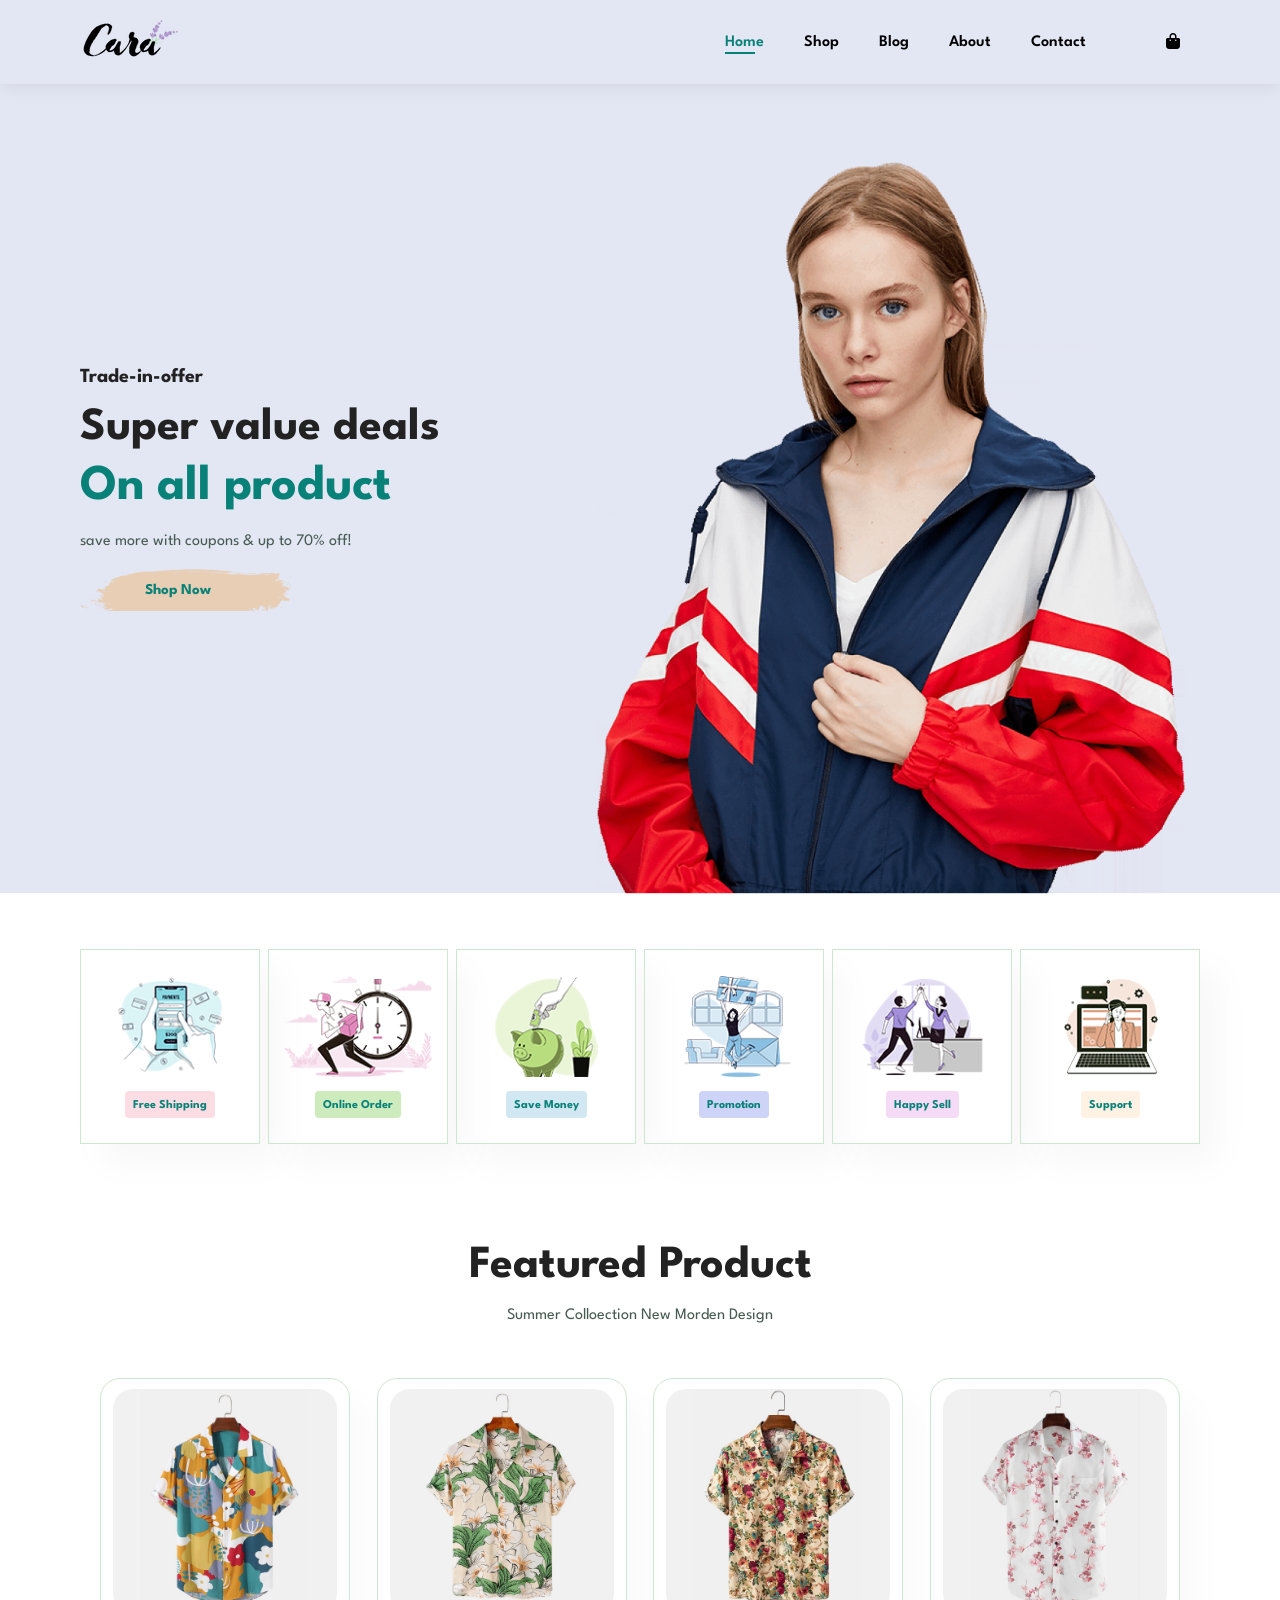
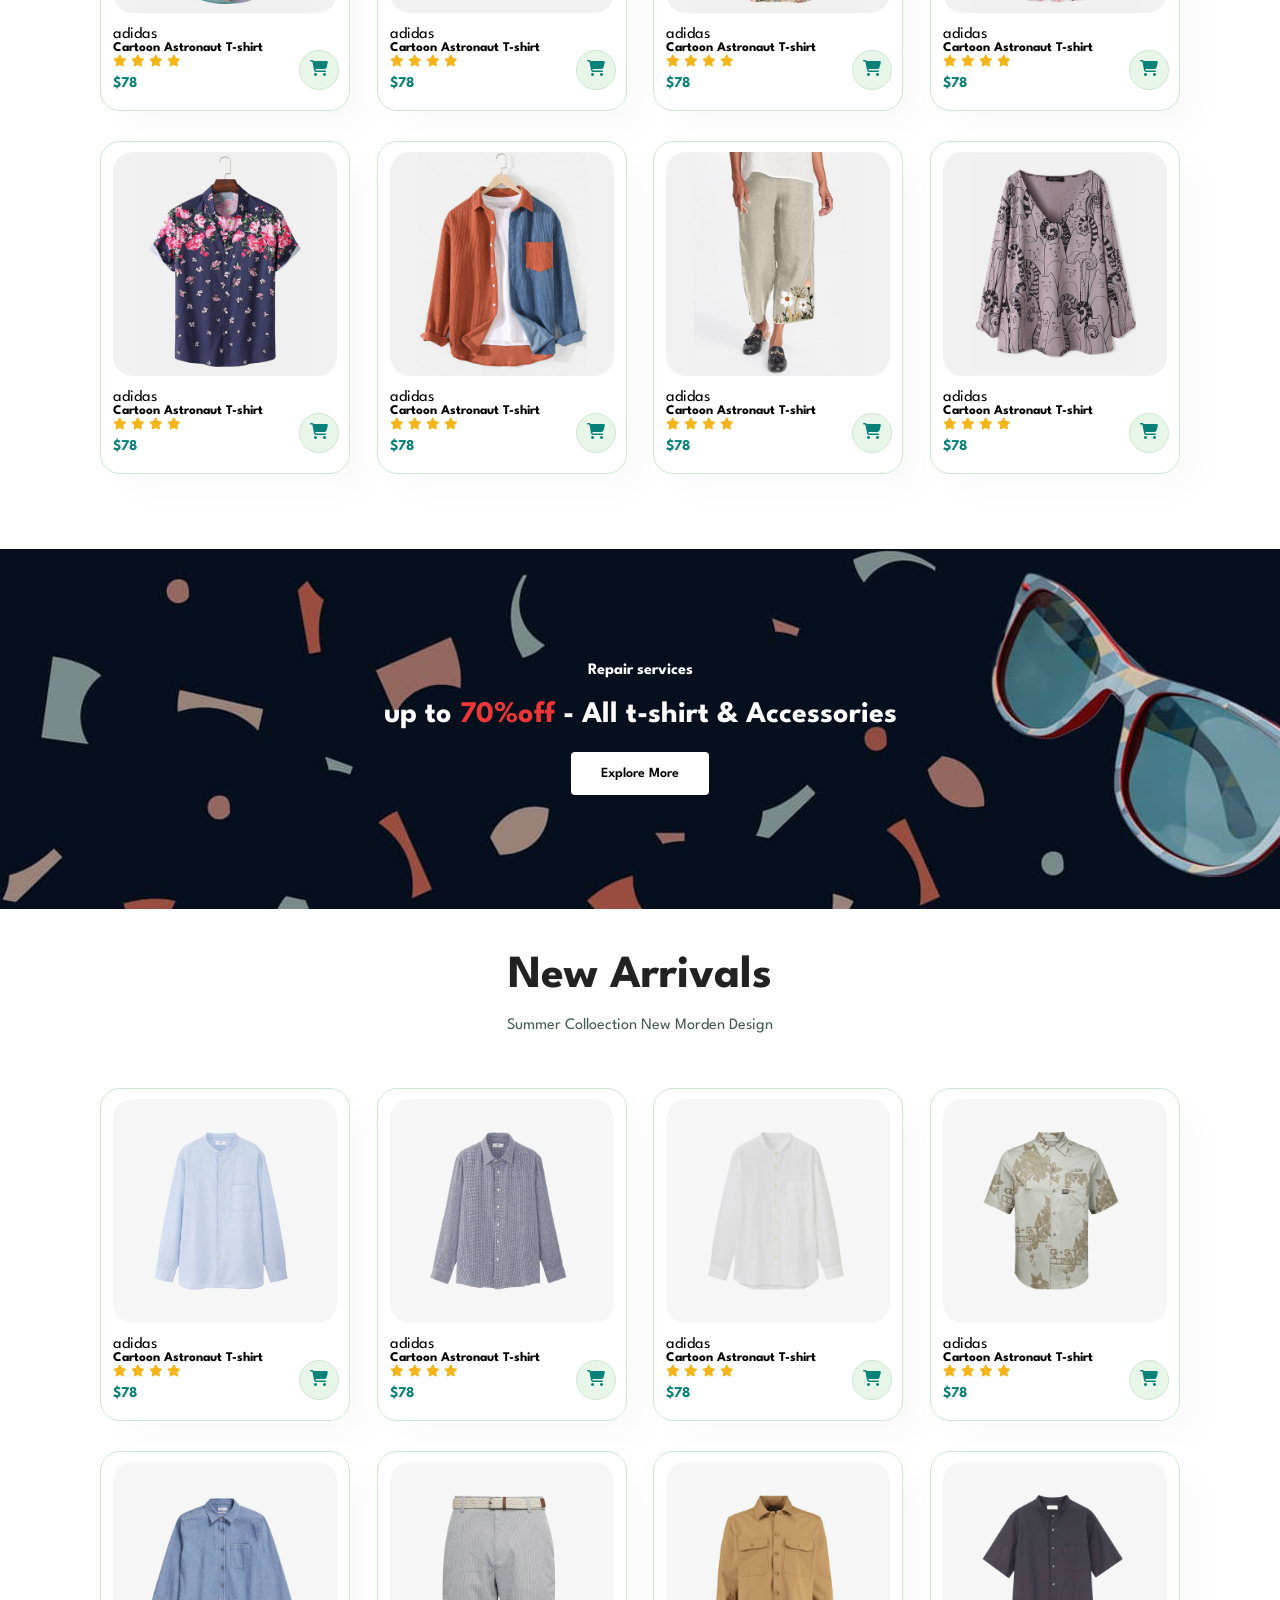
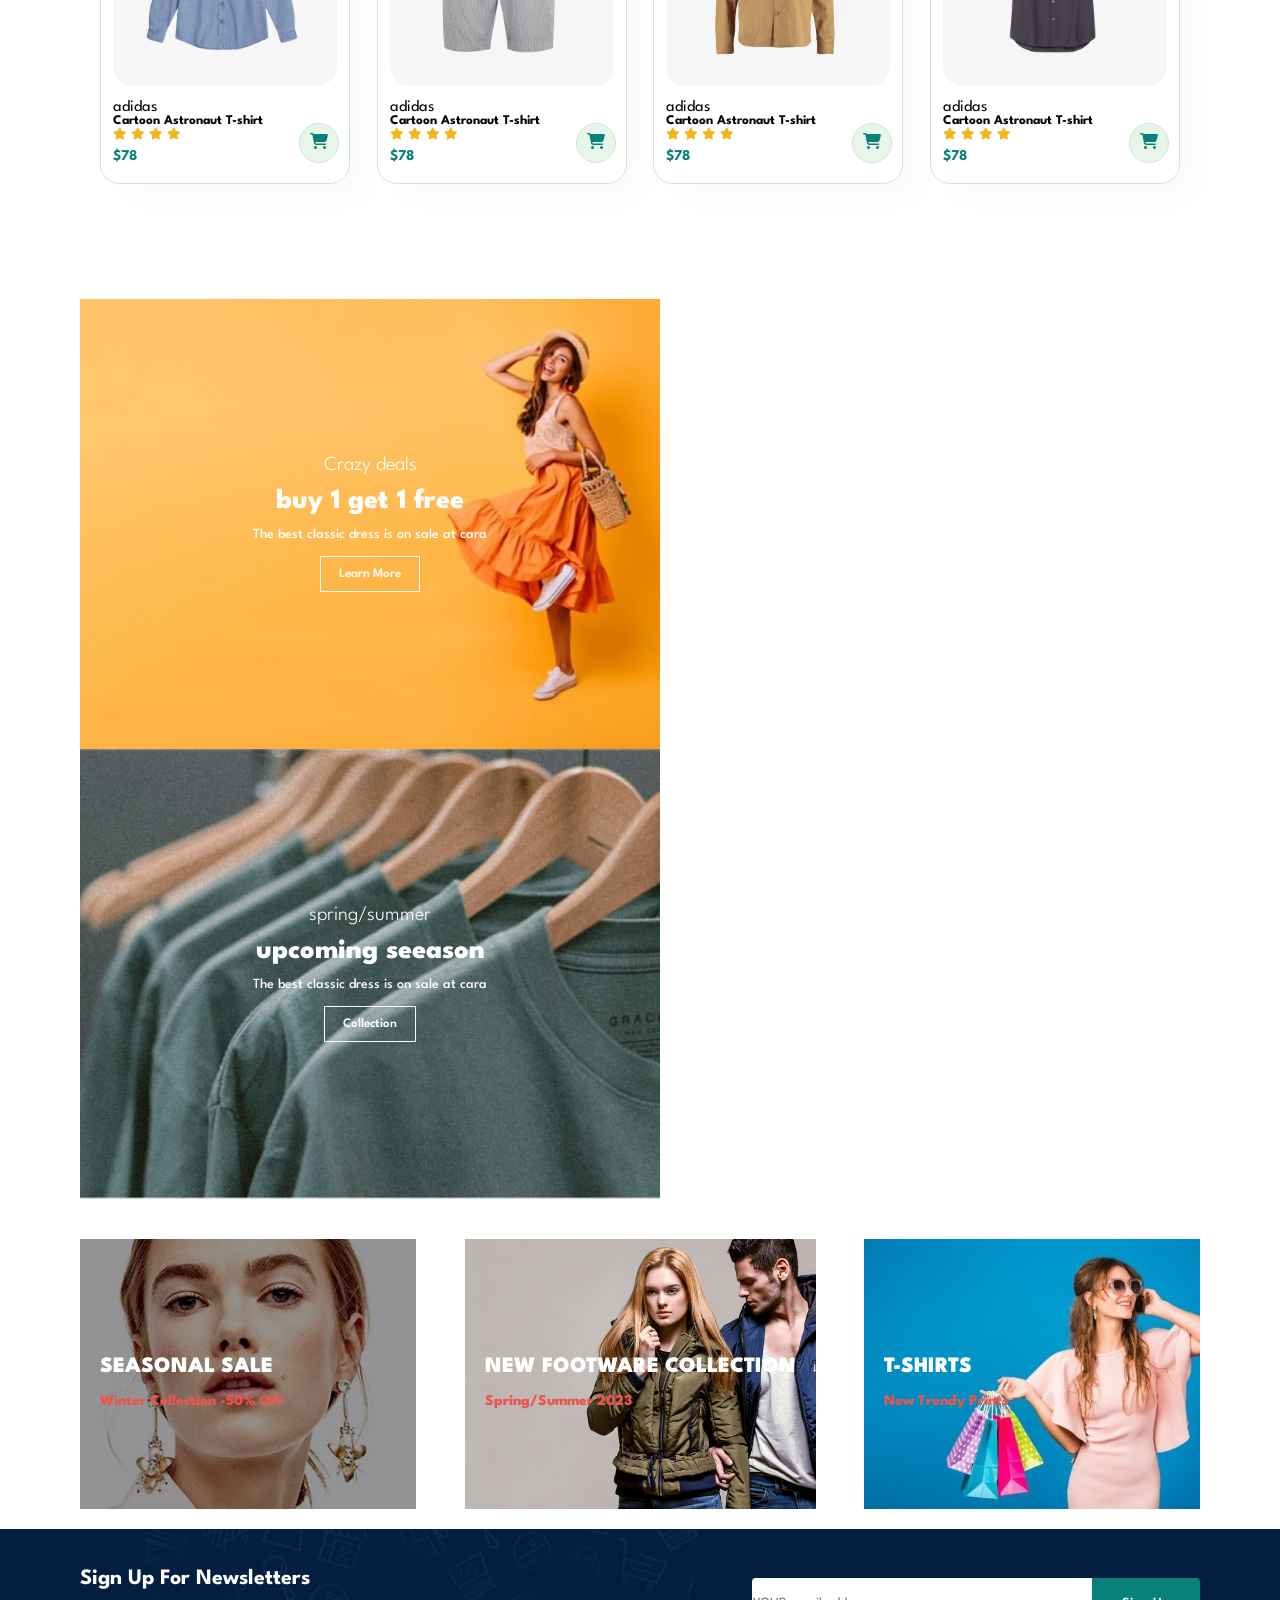
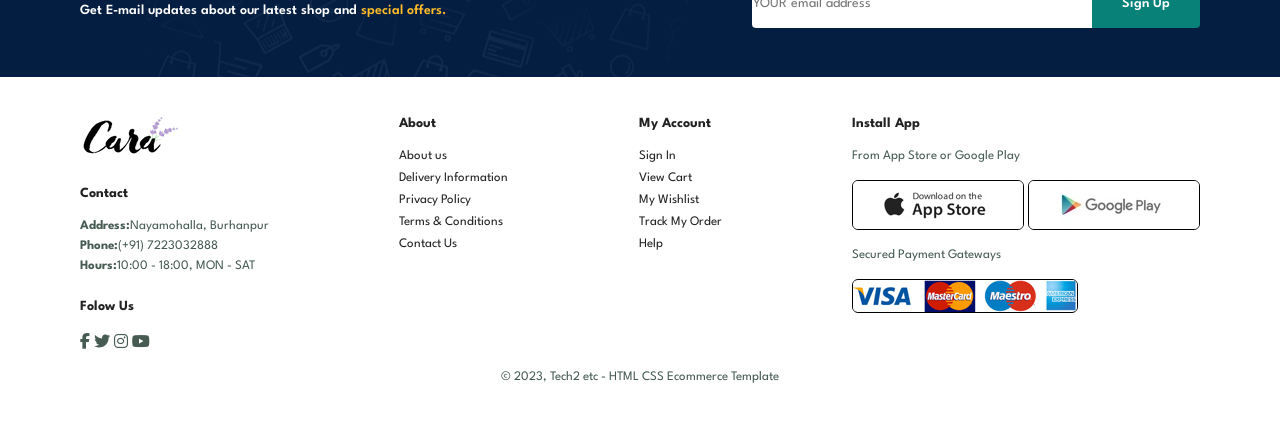
<file: new fiirst ecommerce website/index.html>
<!DOCTYPE html>
<html lang="en">

<head>
    <meta charset="UTF-8">
    <meta name="viewport" content="width=device-width, initial-scale=1.0">
    <title>MKaifK29-E-commerce-Website</title>
    <link rel="stylesheet" href="https://cdnjs.cloudflare.com/ajax/libs/font-awesome/6.5.2/css/all.min.css">
    <link rel="stylesheet" href="style.css">
</head>

<body>
    <section id="header">
        <a href="#"><img src="img/logo.png" class="logo" alt=""></a>
        <div>
            <ul id="navbar">
                <li><a class="active" href="index.html">Home</a></li>
                <li><a href="Shop.html">Shop</a></li>
                <li><a href="Blog.html">Blog</a></li>
                <li><a href="about.html">About</a></li>
                <li><a href="contact.html">Contact</a></li>
                <li><a href=""></a></li>
             <li>
    <a href="cart.html">
        <i class="fa-solid fa-bag-shopping"></i>
    </a>
</li>
            </ul>

        </div>
        <div id="mobile">
            
                <i class="fa-solid fa-bag-shopping"></i>
                <i id="bar" class="fas fa-outdent"></i>
             <a href=""></a>
        </div>
    </section>


<section id="hero">
    <h4>Trade-in-offer</h4>
    <h2>Super value deals</h2>
    <h1>On all product</h1>
    <p>save more with coupons & up to 70% off! </p>
    <button>Shop Now</button>
</section>



<section id="feature" class="section-p1">
    <div class="fe-box">
        <img src="img/features/f1.png" alt="">
        <h6>Free Shipping</h6>
    </div>
    <div class="fe-box">
        <img src="img/features/f2.png" alt="">
        <h6>Online Order</h6>
    </div>
    <div class="fe-box">
        <img src="img/features/f3.png" alt="">
        <h6>Save Money</h6>
    </div>
    <div class="fe-box">
        <img src="img/features/f4.png" alt="">
        <h6>Promotion</h6>
    </div>
    <div class="fe-box">
        <img src="img/features/f5.png" alt="">
        <h6>Happy Sell</h6>
    </div>
    <div class="fe-box">
        <img src="img/features/f6.png" alt="">
        <h6>Support</h6>
    </div>
    
</section>


<section id="product1" class="section-p1">
    <h2>Featured Product</h2>
    <p>Summer Colloection New Morden Design</p>
    <div class="pro-container">
        <div class="pro">
            <img src="img/products/f1.jpg" alt="">
            <div class="des">
                <span>adidas</span>
                <h5>Cartoon Astronaut T-shirt</h5>
                <div class="star">
                    <i class="fas fa-star"></i>
                    <i class="fas fa-star"></i>
                    <i class="fas fa-star"></i>
                    <i class="fas fa-star"></i>
                </div>
                <h4>$78</h4>
            </div>
           <a href="#" class="cart"><i class="fa-solid fa-cart-shopping"></i></a>
        </div>
        <div class="pro">
            <img src="img/products/f2.jpg" alt="">
            <div class="des">
                <span>adidas</span>
                <h5>Cartoon Astronaut T-shirt</h5>
                <div class="star">
                    <i class="fas fa-star"></i>
                    <i class="fas fa-star"></i>
                    <i class="fas fa-star"></i>
                    <i class="fas fa-star"></i>
                </div>
                <h4>$78</h4>
            </div>
           <a href="#" class="cart"><i class="fa-solid fa-cart-shopping"></i></a>
        </div>
        <div class="pro">
            <img src="img/products/f3.jpg" alt="">
            <div class="des">
                <span>adidas</span>
                <h5>Cartoon Astronaut T-shirt</h5>
                <div class="star">
                    <i class="fas fa-star"></i>
                    <i class="fas fa-star"></i>
                    <i class="fas fa-star"></i>
                    <i class="fas fa-star"></i>
                </div>
                <h4>$78</h4>
            </div>
           <a href="#" class="cart"><i class="fa-solid fa-cart-shopping"></i></a>
        </div>
        <div class="pro">
            <img src="img/products/f4.jpg" alt="">
            <div class="des">
                <span>adidas</span>
                <h5>Cartoon Astronaut T-shirt</h5>
                <div class="star">
                    <i class="fas fa-star"></i>
                    <i class="fas fa-star"></i>
                    <i class="fas fa-star"></i>
                    <i class="fas fa-star"></i>
                </div>
                <h4>$78</h4>
            </div>
           <a href="#" class="cart"><i class="fa-solid fa-cart-shopping"></i></a>
        </div>
        <div class="pro">
            <img src="img/products/f5.jpg" alt="">
            <div class="des">
                <span>adidas</span>
                <h5>Cartoon Astronaut T-shirt</h5>
                <div class="star">
                    <i class="fas fa-star"></i>
                    <i class="fas fa-star"></i>
                    <i class="fas fa-star"></i>
                    <i class="fas fa-star"></i>
                </div>
                <h4>$78</h4>
            </div>
           <a href="#" class="cart"><i class="fa-solid fa-cart-shopping"></i></a>
        </div>
        <div class="pro">
            <img src="img/products/f6.jpg" alt="">
            <div class="des">
                <span>adidas</span>
                <h5>Cartoon Astronaut T-shirt</h5>
                <div class="star">
                    <i class="fas fa-star"></i>
                    <i class="fas fa-star"></i>
                    <i class="fas fa-star"></i>
                    <i class="fas fa-star"></i>
                </div>
                <h4>$78</h4>
            </div>
           <a href="#" class="cart"><i class="fa-solid fa-cart-shopping"></i></a>
        </div>
        <div class="pro">
            <img src="img/products/f7.jpg" alt="">
            <div class="des">
                <span>adidas</span>
                <h5>Cartoon Astronaut T-shirt</h5>
                <div class="star">
                    <i class="fas fa-star"></i>
                    <i class="fas fa-star"></i>
                    <i class="fas fa-star"></i>
                    <i class="fas fa-star"></i>
                </div>
                <h4>$78</h4>
            </div>
           <a href="#" class="cart"><i class="fa-solid fa-cart-shopping"></i></a>
        </div>
        <div class="pro">
            <img src="img/products/f8.jpg" alt="">
            <div class="des">
                <span>adidas</span>
                <h5>Cartoon Astronaut T-shirt</h5>
                <div class="star">
                    <i class="fas fa-star"></i>
                    <i class="fas fa-star"></i>
                    <i class="fas fa-star"></i>
                    <i class="fas fa-star"></i>
                </div>
                <h4>$78</h4>
            </div>
           <a href="#" class="cart"><i class="fa-solid fa-cart-shopping"></i></a>
        </div>
        
        
        </div>
 
   
</section>

<section id="banner" class="section-m">
    <h4>Repair services</h4>
    <h2>up to <span>70%off</span> - All t-shirt & Accessories </h2>
    <button class="normal"> Explore More</button>
</section>


<section id="product1" class="section-p1">
    <h2>New Arrivals</h2>
    <p>Summer Colloection New Morden Design</p>
    <div class="pro-container">
        <div class="pro">
            <img src="img/products/n1.jpg" alt="">
            <div class="des">
                <span>adidas</span>
                <h5>Cartoon Astronaut T-shirt</h5>
                <div class="star">
                    <i class="fas fa-star"></i>
                    <i class="fas fa-star"></i>
                    <i class="fas fa-star"></i>
                    <i class="fas fa-star"></i>
                </div>
                <h4>$78</h4>
            </div>
           <a href="#" class="cart"><i class="fa-solid fa-cart-shopping"></i></a>
        </div>
        <div class="pro">
            <img src="img/products/n2.jpg" alt="">
            <div class="des">
                <span>adidas</span>
                <h5>Cartoon Astronaut T-shirt</h5>
                <div class="star">
                    <i class="fas fa-star"></i>
                    <i class="fas fa-star"></i>
                    <i class="fas fa-star"></i>
                    <i class="fas fa-star"></i>
                </div>
                <h4>$78</h4>
            </div>
           <a href="#" class="cart"><i class="fa-solid fa-cart-shopping"></i></a>
        </div>
        <div class="pro">
            <img src="img/products/n3.jpg" alt="">
            <div class="des">
                <span>adidas</span>
                <h5>Cartoon Astronaut T-shirt</h5>
                <div class="star">
                    <i class="fas fa-star"></i>
                    <i class="fas fa-star"></i>
                    <i class="fas fa-star"></i>
                    <i class="fas fa-star"></i>
                </div>
                <h4>$78</h4>
            </div>
           <a href="#" class="cart"><i class="fa-solid fa-cart-shopping"></i></a>
        </div>
        <div class="pro">
            <img src="img/products/n4.jpg" alt="">
            <div class="des">
                <span>adidas</span>
                <h5>Cartoon Astronaut T-shirt</h5>
                <div class="star">
                    <i class="fas fa-star"></i>
                    <i class="fas fa-star"></i>
                    <i class="fas fa-star"></i>
                    <i class="fas fa-star"></i>
                </div>
                <h4>$78</h4>
            </div>
           <a href="#" class="cart"><i class="fa-solid fa-cart-shopping"></i></a>
        </div>
        <div class="pro">
            <img src="img/products/n5.jpg" alt="">
            <div class="des">
                <span>adidas</span>
                <h5>Cartoon Astronaut T-shirt</h5>
                <div class="star">
                    <i class="fas fa-star"></i>
                    <i class="fas fa-star"></i>
                    <i class="fas fa-star"></i>
                    <i class="fas fa-star"></i>
                </div>
                <h4>$78</h4>
            </div>
           <a href="#" class="cart"><i class="fa-solid fa-cart-shopping"></i></a>
        </div>
        <div class="pro">
            <img src="img/products/n6.jpg" alt="">
            <div class="des">
                <span>adidas</span>
                <h5>Cartoon Astronaut T-shirt</h5>
                <div class="star">
                    <i class="fas fa-star"></i>
                    <i class="fas fa-star"></i>
                    <i class="fas fa-star"></i>
                    <i class="fas fa-star"></i>
                </div>
                <h4>$78</h4>
            </div>
           <a href="#" class="cart"><i class="fa-solid fa-cart-shopping"></i></a>
        </div>
        <div class="pro">
            <img src="img/products/n7.jpg" alt="">
            <div class="des">
                <span>adidas</span>
                <h5>Cartoon Astronaut T-shirt</h5>
                <div class="star">
                    <i class="fas fa-star"></i>
                    <i class="fas fa-star"></i>
                    <i class="fas fa-star"></i>
                    <i class="fas fa-star"></i>
                </div>
                <h4>$78</h4>
            </div>
           <a href="#" class="cart"><i class="fa-solid fa-cart-shopping"></i></a>
        </div>
        <div class="pro">
            <img src="img/products/n8.jpg" alt="">
            <div class="des">
                <span>adidas</span>
                <h5>Cartoon Astronaut T-shirt</h5>
                <div class="star">
                    <i class="fas fa-star"></i>
                    <i class="fas fa-star"></i>
                    <i class="fas fa-star"></i>
                    <i class="fas fa-star"></i>
                </div>
                <h4>$78</h4>
            </div>
           <a href="#" class="cart"><i class="fa-solid fa-cart-shopping"></i></a>
        </div>
        
        
        </div>
 
   
</section>



<section id="sm-banner" class="section-p1">
    <div class="banner-box">
        <h4>Crazy deals</h4>
        <h2>buy 1 get 1 free</h2>
        <span>The best classic dress is on sale at cara</span>
        <button class="white">Learn More</button>
    </div>

     <div class="banner-box  banner-box2">
        <h4>spring/summer </h4>
        <h2>upcoming seeason</h2>
        <span>The best classic dress is on sale at cara</span>
        <button class="white">Collection</button>
    </div>
</section>
<section id="banner3">
    <div class="banner-box">
         <h2> SEASONAL SALE</h2>
     <h3> Winter Collection -50% OFF</h3>
    </div>
    <div class="banner-box banner-box2">
         <h2> NEW FOOTWARE COLLECTION</h2>
<h3>Spring/Summer 2023</h3> 
   </div>
    <div class="banner-box banner-box3">
         <h2>T-SHIRTS</h2>
     <h3>New Trendy Prints</h3>
    </div>
    
</section>

<section id="newsletter" class="section-p1" class="section-m">
    <div class="newstext">
        <h4>Sign Up For Newsletters</h4>
        <p>Get E-mail updates about our latest shop and <span>special offers.</span></p>
    </div>
    <div class="form">
        <input type="text" placeholder="YOUR email address">
        <button class="normal">Sign Up</button>
    </div>
</section>


<footer class="section-p1">
    <div class="col">
        <img class="logo" src="img/logo.png" alt="">
        <h4>Contact</h4>
        <p><strong>Address:</strong>Nayamohalla, Burhanpur</p>
        <p><strong>Phone:</strong>(+91) 7223032888</p>
        <p><strong>Hours:</strong>10:00 - 18:00, MON - SAT</p>
        <div class="follow">
            <h4>Folow Us</h4>
            <div class="icon">
                <i class="fab fa-facebook-f"></i>
                <i class="fab fa-twitter"></i>
                <i class="fab fa-instagram"></i>
                <i class="fab fa-youtube"></i>
            </div>

        </div>
    </div>
    <div class="col">
        <h4>About</h4>
        <a href="#">About us</a>
        <a href="#">Delivery Information</a>
        <a href="#">Privacy Policy</a>
        <a href="#">Terms & Conditions</a>
        <a href="#">Contact Us</a>
    </div>
     <div class="col">
        <h4>My Account</h4>
        <a href="#">Sign In</a>
        <a href="#">View Cart</a>
        <a href="#">My Wishlist</a>
        <a href="#">Track My Order</a>
        <a href="#">Help</a>
    </div>
    <div class="col install">
        <h4>Install App</h4>
        <p>From App Store or Google Play</p>
        <div class="row">
            <img src="img/pay/app.jpg" alt="">
            <img src="img/pay/play.jpg" alt="">
            <p>Secured Payment Gateways</p>
            <img src="img/pay/pay.png" alt="">
        </div>
    </div>
    <div class="copywrite">
        <p>© 2023, Tech2 etc - HTML CSS Ecommerce Template</p>
    </div>
</footer>
    <script src="script.js"></script>
</body>

</html>
</file>
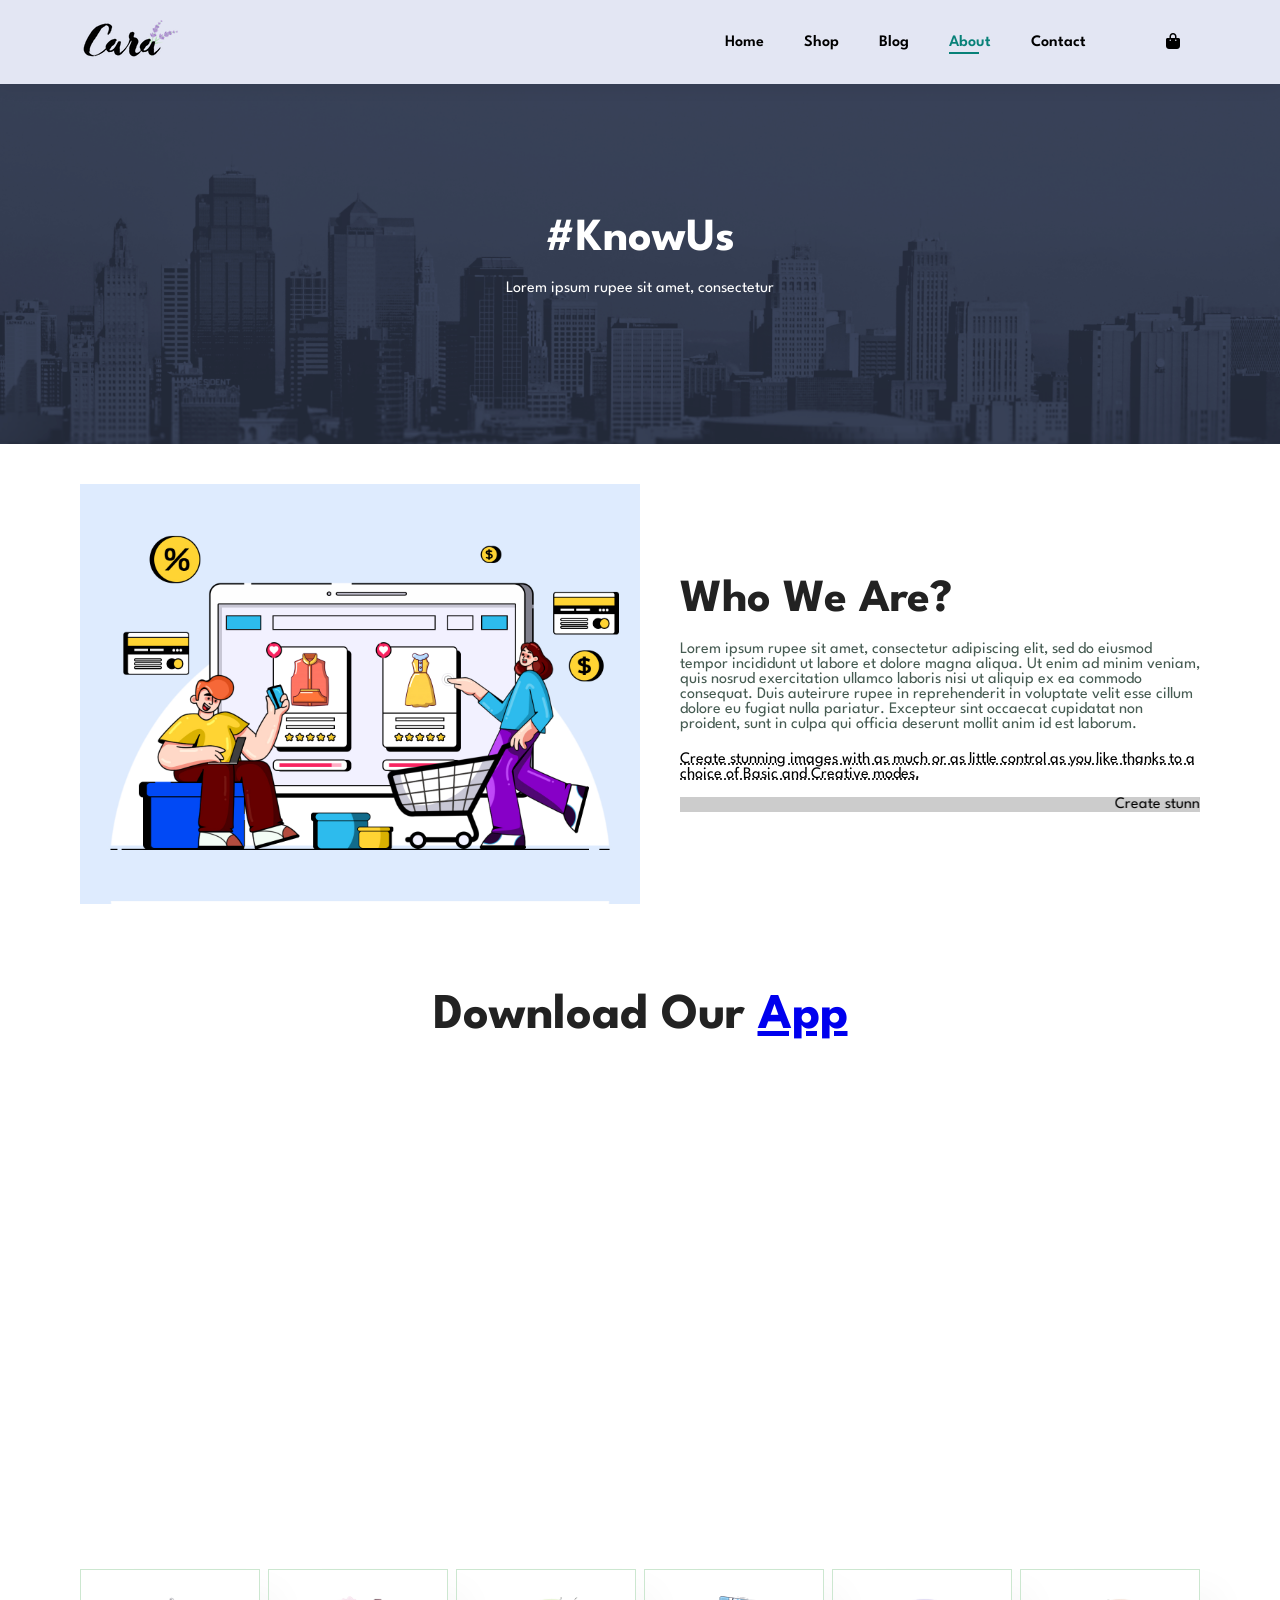
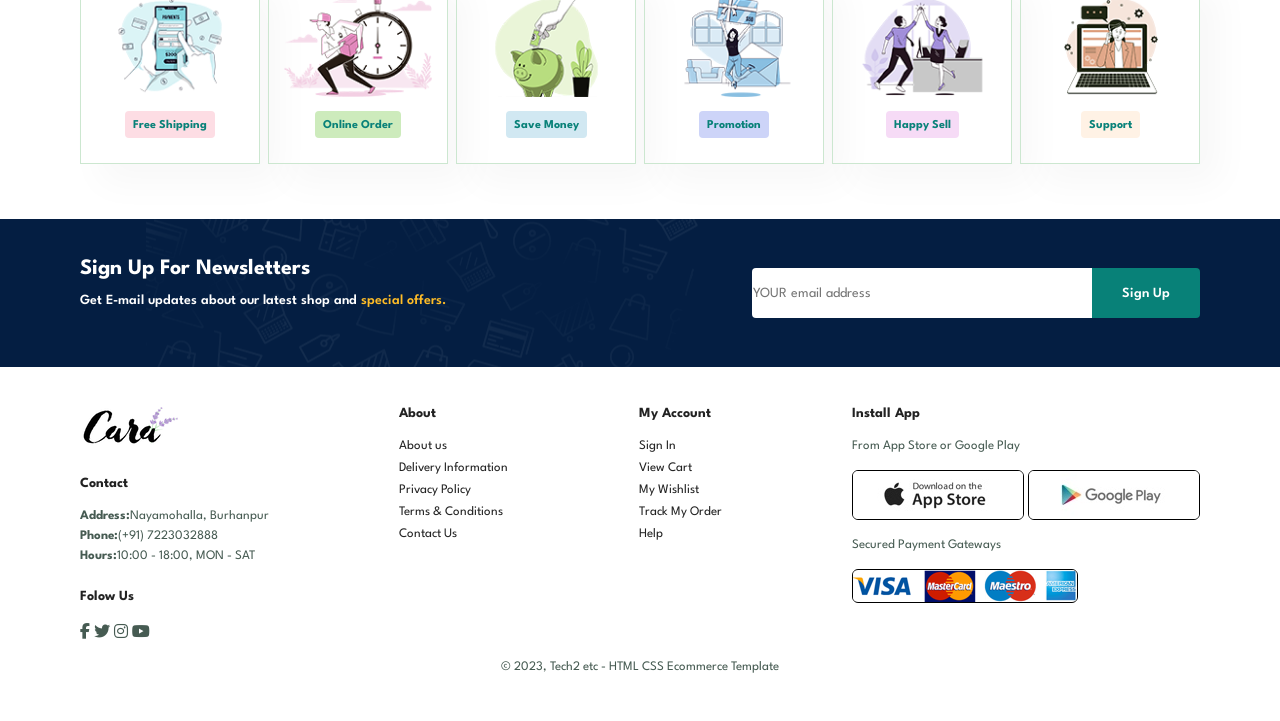
<file: new fiirst ecommerce website/about.html>
<!DOCTYPE html>
<html lang="en">

<head>
    <meta charset="UTF-8">
    <meta name="viewport" content="width=device-width, initial-scale=1.0">
    <title>MKaifK29-E-commerce-Website</title>
    <link rel="stylesheet" href="https://cdnjs.cloudflare.com/ajax/libs/font-awesome/6.5.2/css/all.min.css">
    <link rel="stylesheet" href="style.css">
</head>

<body>
    <section id="header">
        <a href="#"><img src="img/logo.png" class="logo" alt=""></a>
        <div>
            <ul id="navbar">
                <li><a  href="index.html">Home</a></li>
                <li><a  href="Shop.html">Shop</a></li>
                <li><a   href="Blog.html">Blog</a></li>
                <li><a class="active" href="about.html">About</a></li>
                <li><a href="contact.html">Contact</a></li>
                <li><a href=""></a></li>
               <li>
    <a href="cart.html">
        <i class="fa-solid fa-bag-shopping"></i>
    </a>
</li>

        </div>
        <div id="mobile">
            
                <i class="fa-solid fa-bag-shopping"></i>
                <i id="bar" class="fas fa-outdent"></i>
             <a href=""></a>
        </div>
    </section>


<section id="page-header" class="about-header">
   
    <h2>#KnowUs</h2>
   
    <p>Lorem ipsum rupee sit amet, consectetur </p>

   
</section>

<section id="about-head" class="section-p1">
    <img src="img/about/a6.jpg" alt="">
    <div><h2>Who We Are?</h2>
    <p>Lorem ipsum rupee sit amet, consectetur adipiscing elit, sed do eiusmod tempor incididunt ut labore et dolore magna aliqua. Ut enim ad minim veniam, quis nosrud exercitation ullamco laboris nisi ut aliquip ex ea commodo consequat. Duis auteirure rupee in reprehenderit in voluptate velit esse cillum dolore eu fugiat nulla pariatur. Excepteur sint occaecat cupidatat non proident, sunt in culpa qui officia deserunt mollit anim id est laborum.</p>
<abbr title="">Create stunning images with as much or as little control as you like thanks to a choice of Basic and Creative modes.</abbr>
<br><br>
<marquee bgcolor="#ccc" loop = "-1" scrollamount="5" width ="100%">Create stunning images with as much or as little control as you like thanks to a Basic and Creativemodes.
</marquee>
</div>
</section>
<section id="about-app" class="section-p1">
    <h1>Download Our <a href="#">App</a></h1>
    <div class="video">
        <video autoplay muted loop src="img/about/1.mp4"></video>
    </div>
</section>
<section id="feature" class="section-p1">
    <div class="fe-box">
        <img src="img/features/f1.png" alt="">
        <h6>Free Shipping</h6>
    </div>
    <div class="fe-box">
        <img src="img/features/f2.png" alt="">
        <h6>Online Order</h6>
    </div>
    <div class="fe-box">
        <img src="img/features/f3.png" alt="">
        <h6>Save Money</h6>
    </div>
    <div class="fe-box">
        <img src="img/features/f4.png" alt="">
        <h6>Promotion</h6>
    </div>
    <div class="fe-box">
        <img src="img/features/f5.png" alt="">
        <h6>Happy Sell</h6>
    </div>
    <div class="fe-box">
        <img src="img/features/f6.png" alt="">
        <h6>Support</h6>
    </div>
    
</section>
<section id="newsletter" class="section-p1" class="section-m">
    <div class="newstext">
        <h4>Sign Up For Newsletters</h4>
        <p>Get E-mail updates about our latest shop and <span>special offers.</span></p>
    </div>
    <div class="form">
        <input type="text" placeholder="YOUR email address">
        <button class="normal">Sign Up</button>
    </div>
</section>
<footer class="section-p1">
    <div class="col">
        <img class="logo" src="img/logo.png" alt="">
        <h4>Contact</h4>
        <p><strong>Address:</strong>Nayamohalla, Burhanpur</p>
        <p><strong>Phone:</strong>(+91) 7223032888</p>
        <p><strong>Hours:</strong>10:00 - 18:00, MON - SAT</p>
        <div class="follow">
            <h4>Folow Us</h4>
            <div class="icon">
                <i class="fab fa-facebook-f"></i>
                <i class="fab fa-twitter"></i>
                <i class="fab fa-instagram"></i>
                <i class="fab fa-youtube"></i>
            </div>

        </div>
    </div>
    <div class="col">
        <h4>About</h4>
        <a href="#">About us</a>
        <a href="#">Delivery Information</a>
        <a href="#">Privacy Policy</a>
        <a href="#">Terms & Conditions</a>
        <a href="#">Contact Us</a>
    </div>
     <div class="col">
        <h4>My Account</h4>
        <a href="#">Sign In</a>
        <a href="#">View Cart</a>
        <a href="#">My Wishlist</a>
        <a href="#">Track My Order</a>
        <a href="#">Help</a>
    </div>
    <div class="col install">
        <h4>Install App</h4>
        <p>From App Store or Google Play</p>
        <div class="row">
            <img src="img/pay/app.jpg" alt="">
            <img src="img/pay/play.jpg" alt="">
            <p>Secured Payment Gateways</p>
            <img src="img/pay/pay.png" alt="">
        </div>
    </div>
    <div class="copywrite">
        <p>© 2023, Tech2 etc - HTML CSS Ecommerce Template</p>
    </div>
</footer>
    <script src="script.js"></script>
</body>

</html>
</file>
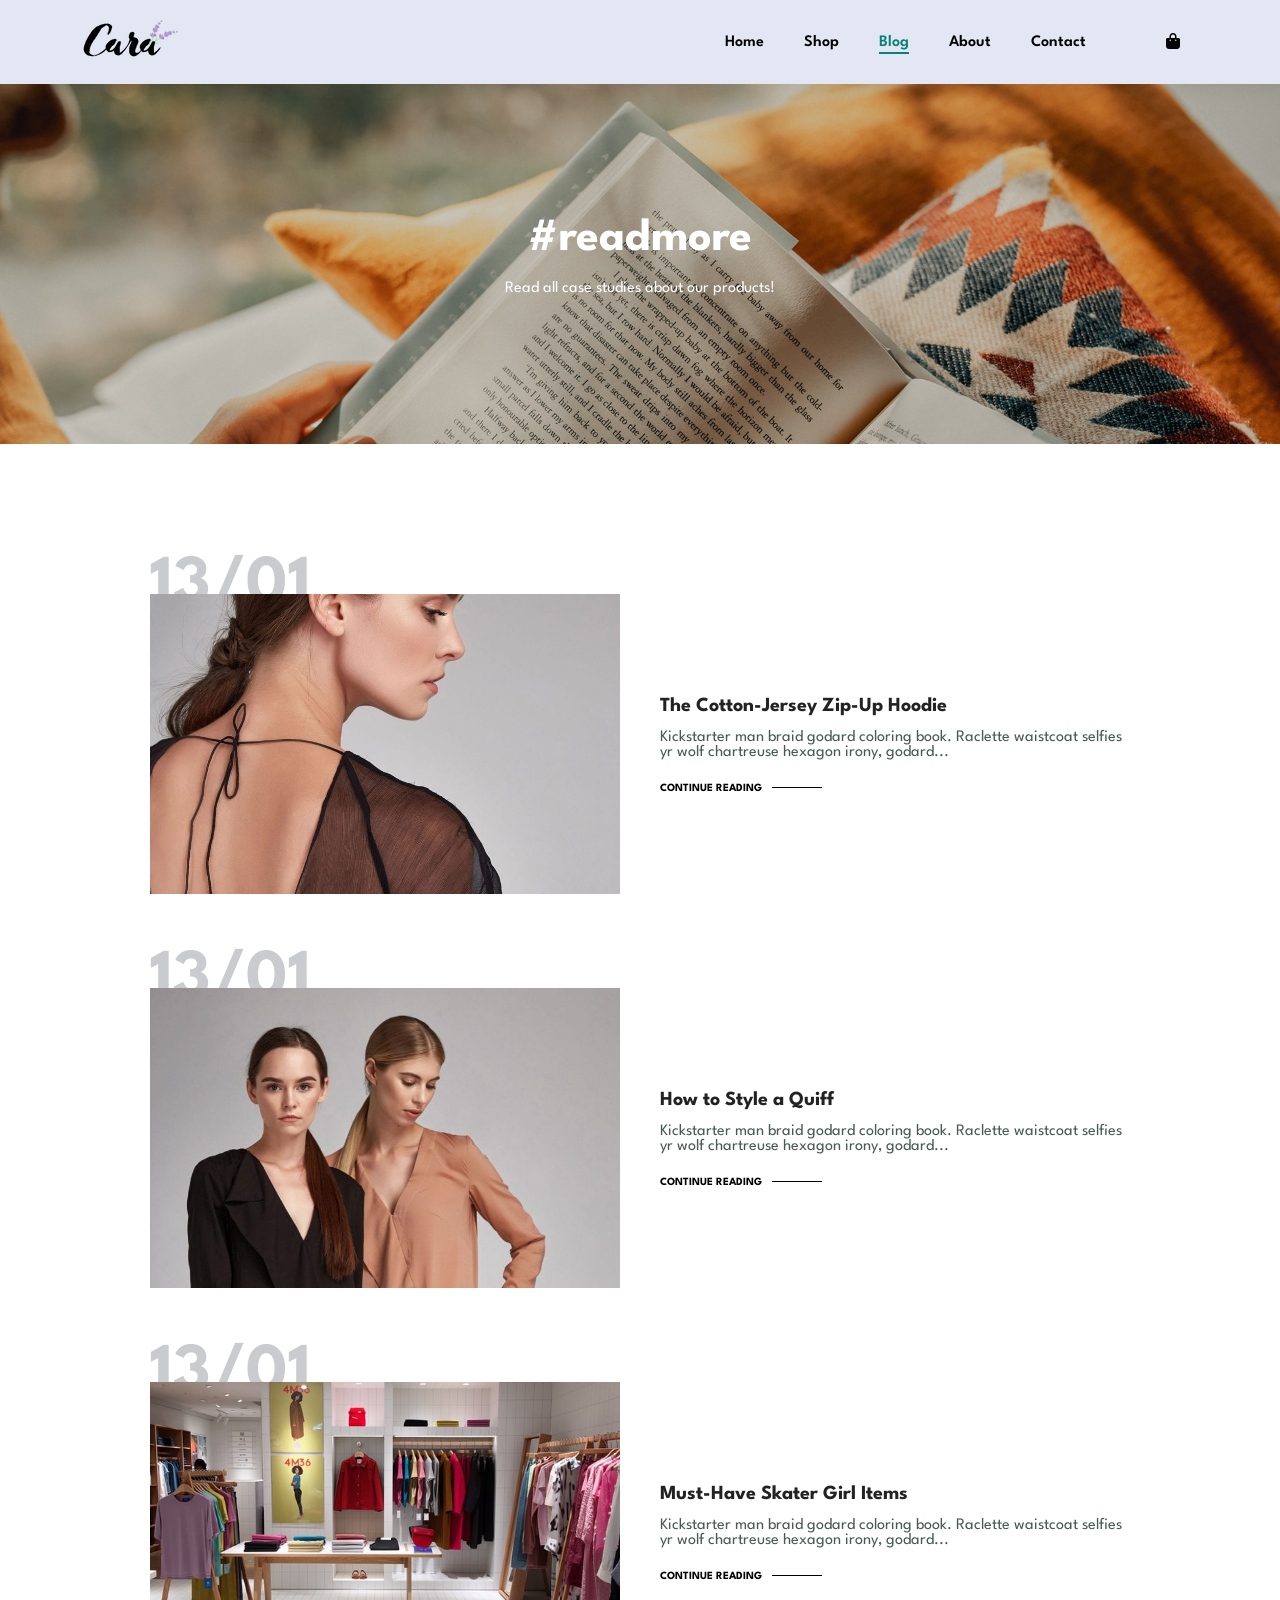
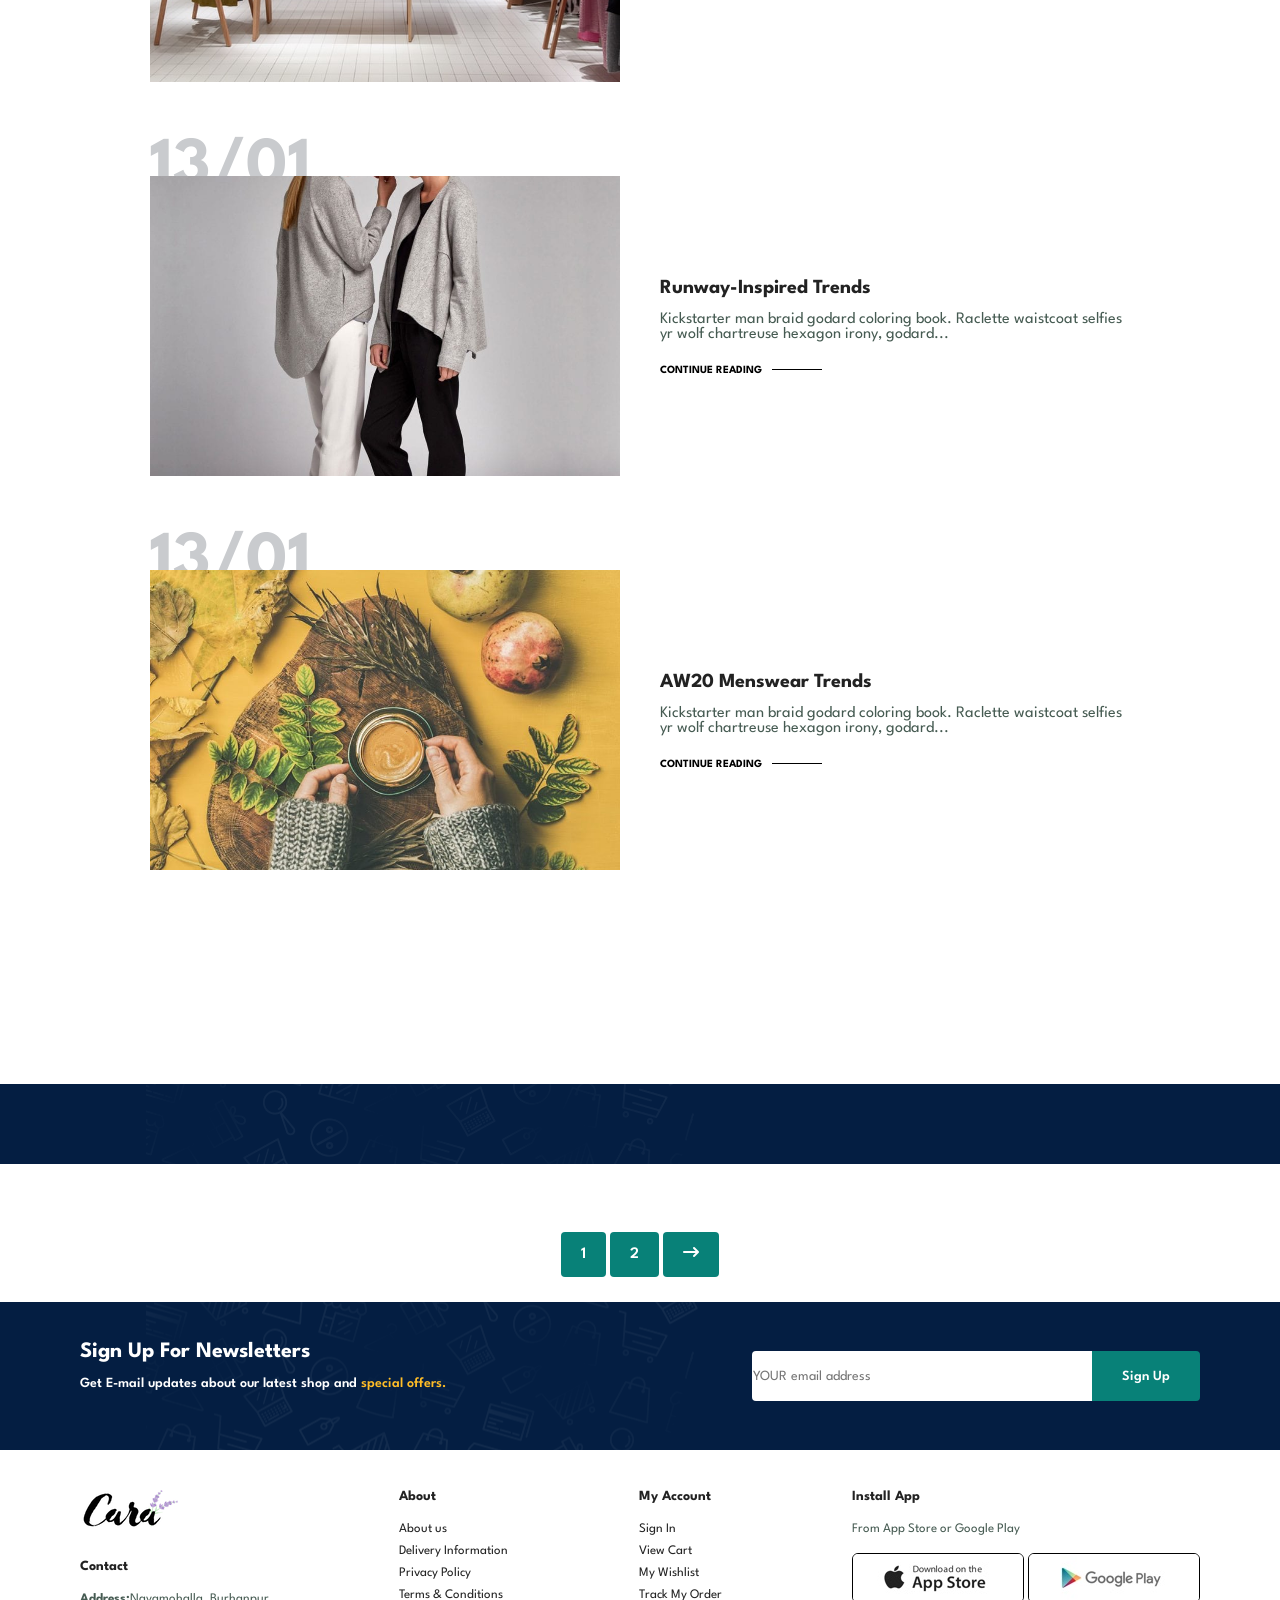
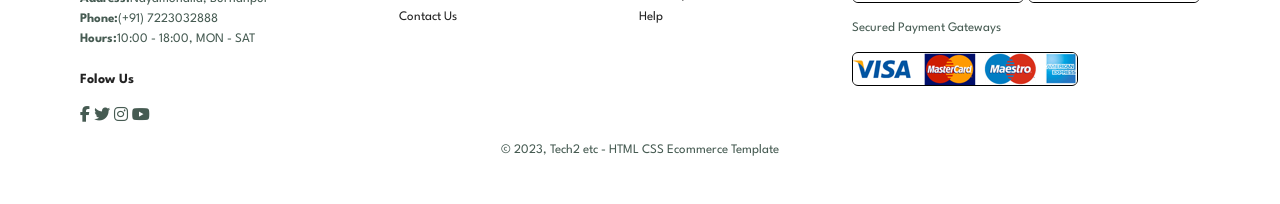
<file: new fiirst ecommerce website/blog.html>
<!DOCTYPE html>
<html lang="en">

<head>
    <meta charset="UTF-8">
    <meta name="viewport" content="width=device-width, initial-scale=1.0">
    <title>MKaifK29-E-commerce-Website</title>
    <link rel="stylesheet" href="https://cdnjs.cloudflare.com/ajax/libs/font-awesome/6.5.2/css/all.min.css">
    <link rel="stylesheet" href="style.css">
</head>

<body>
    <section id="header">
        <a href="#"><img src="img/logo.png" class="logo" alt=""></a>
        <div>
            <ul id="navbar">
                <li><a  href="index.html">Home</a></li>
                <li><a  href="Shop.html">Shop</a></li>
                <li><a  class="active" href="Blog.html">Blog</a></li>
                <li><a href="about.html">About</a></li>
                <li><a href="contact.html">Contact</a></li>
                <li><a href=""></a></li>
             <li>
    <a href="cart.html">
        <i class="fa-solid fa-bag-shopping"></i>
    </a>
</li>
            </ul>

        </div>
        <div id="mobile">
            
                <i class="fa-solid fa-bag-shopping"></i>
                <i id="bar" class="fas fa-outdent"></i>
             <a href=""></a>
        </div>
    </section>


<section id="page-header" class="blog-header">
   
    <h2>#readmore</h2>
   
    <p>Read all case studies about our products! </p>

   
</section>

<section id="blog">

    <div class="blog-box">

        <div class="blog-img">
            <img src="img/blog/b1.jpg" alt="">
        </div>

        <div class="blog-details">
            <h4>The Cotton-Jersey Zip-Up Hoodie</h4>

            <p>
                Kickstarter man braid godard coloring book. Raclette waistcoat
                selfies yr wolf chartreuse hexagon irony, godard...
            </p>

            <a href="#">CONTINUE READING</a>
        </div>

        <h1>13/01</h1>

    </div>
    <div class="blog-box">

        <div class="blog-img">
            <img src="img/blog/b2.jpg" alt="">
        </div>

        <div class="blog-details">
            <h4>How to Style a Quiff</h4>

            <p>
                Kickstarter man braid godard coloring book. Raclette waistcoat selfies yr wolf chartreuse hexagon irony, godard...
            </p>

            <a href="#">CONTINUE READING</a>
        </div>

        <h1>13/01</h1>

    </div>
    <div class="blog-box">

        <div class="blog-img">
            <img src="img/blog/b3.jpg" alt="">
        </div>

        <div class="blog-details">
            <h4>Must-Have Skater Girl Items</h4>

            <p>
                Kickstarter man braid godard coloring book. Raclette waistcoat
                selfies yr wolf chartreuse hexagon irony, godard...
            </p>

            <a href="#">CONTINUE READING</a>
        </div>

        <h1>13/01</h1>

    </div>
    <div class="blog-box">

        <div class="blog-img">
            <img src="img/blog/b4.jpg" alt="">
        </div>

        <div class="blog-details">
            <h4>Runway-Inspired Trends</h4>

            <p>
                Kickstarter man braid godard coloring book. Raclette waistcoat
                selfies yr wolf chartreuse hexagon irony, godard...
            </p>

            <a href="#">CONTINUE READING</a>
        </div>

        <h1>13/01</h1>

    </div>
    <div class="blog-box">

        <div class="blog-img">
            <img src="img/blog/b6.jpg" alt="">
        </div>

        <div class="blog-details">
            <h4>AW20 Menswear Trends</h4>

            <p>
                Kickstarter man braid godard coloring book. Raclette waistcoat
                selfies yr wolf chartreuse hexagon irony, godard...
            </p>

            <a href="#">CONTINUE READING</a>
        </div>

        <h1>13/01</h1>

    </div>

</section>

<section id="pagination" class="section-p1">
</section>

<section id="newsletter" class="section-p1 section-m1">
</section>


<section id="pagination" class="section-p1"> 
    <a href="#">1</a>
    <a href="#">2</a>
    <a href="#"><i class="fa-solid fa-arrow-right-long"></i></a>
</section>




<section id="newsletter" class="section-p1" class="section-m">
    <div class="newstext">
        <h4>Sign Up For Newsletters</h4>
        <p>Get E-mail updates about our latest shop and <span>special offers.</span></p>
    </div>
    <div class="form">
        <input type="text" placeholder="YOUR email address">
        <button class="normal">Sign Up</button>
    </div>
</section>


<footer class="section-p1">
    <div class="col">
        <img class="logo" src="img/logo.png" alt="">
        <h4>Contact</h4>
        <p><strong>Address:</strong>Nayamohalla, Burhanpur</p>
        <p><strong>Phone:</strong>(+91) 7223032888</p>
        <p><strong>Hours:</strong>10:00 - 18:00, MON - SAT</p>
        <div class="follow">
            <h4>Folow Us</h4>
            <div class="icon">
                <i class="fab fa-facebook-f"></i>
                <i class="fab fa-twitter"></i>
                <i class="fab fa-instagram"></i>
                <i class="fab fa-youtube"></i>
            </div>

        </div>
    </div>
    <div class="col">
        <h4>About</h4>
        <a href="#">About us</a>
        <a href="#">Delivery Information</a>
        <a href="#">Privacy Policy</a>
        <a href="#">Terms & Conditions</a>
        <a href="#">Contact Us</a>
    </div>
     <div class="col">
        <h4>My Account</h4>
        <a href="#">Sign In</a>
        <a href="#">View Cart</a>
        <a href="#">My Wishlist</a>
        <a href="#">Track My Order</a>
        <a href="#">Help</a>
    </div>
    <div class="col install">
        <h4>Install App</h4>
        <p>From App Store or Google Play</p>
        <div class="row">
            <img src="img/pay/app.jpg" alt="">
            <img src="img/pay/play.jpg" alt="">
            <p>Secured Payment Gateways</p>
            <img src="img/pay/pay.png" alt="">
        </div>
    </div>
    <div class="copywrite">
        <p>© 2023, Tech2 etc - HTML CSS Ecommerce Template</p>
    </div>
</footer>
    <script src="script.js"></script>
</body>

</html>
</file>
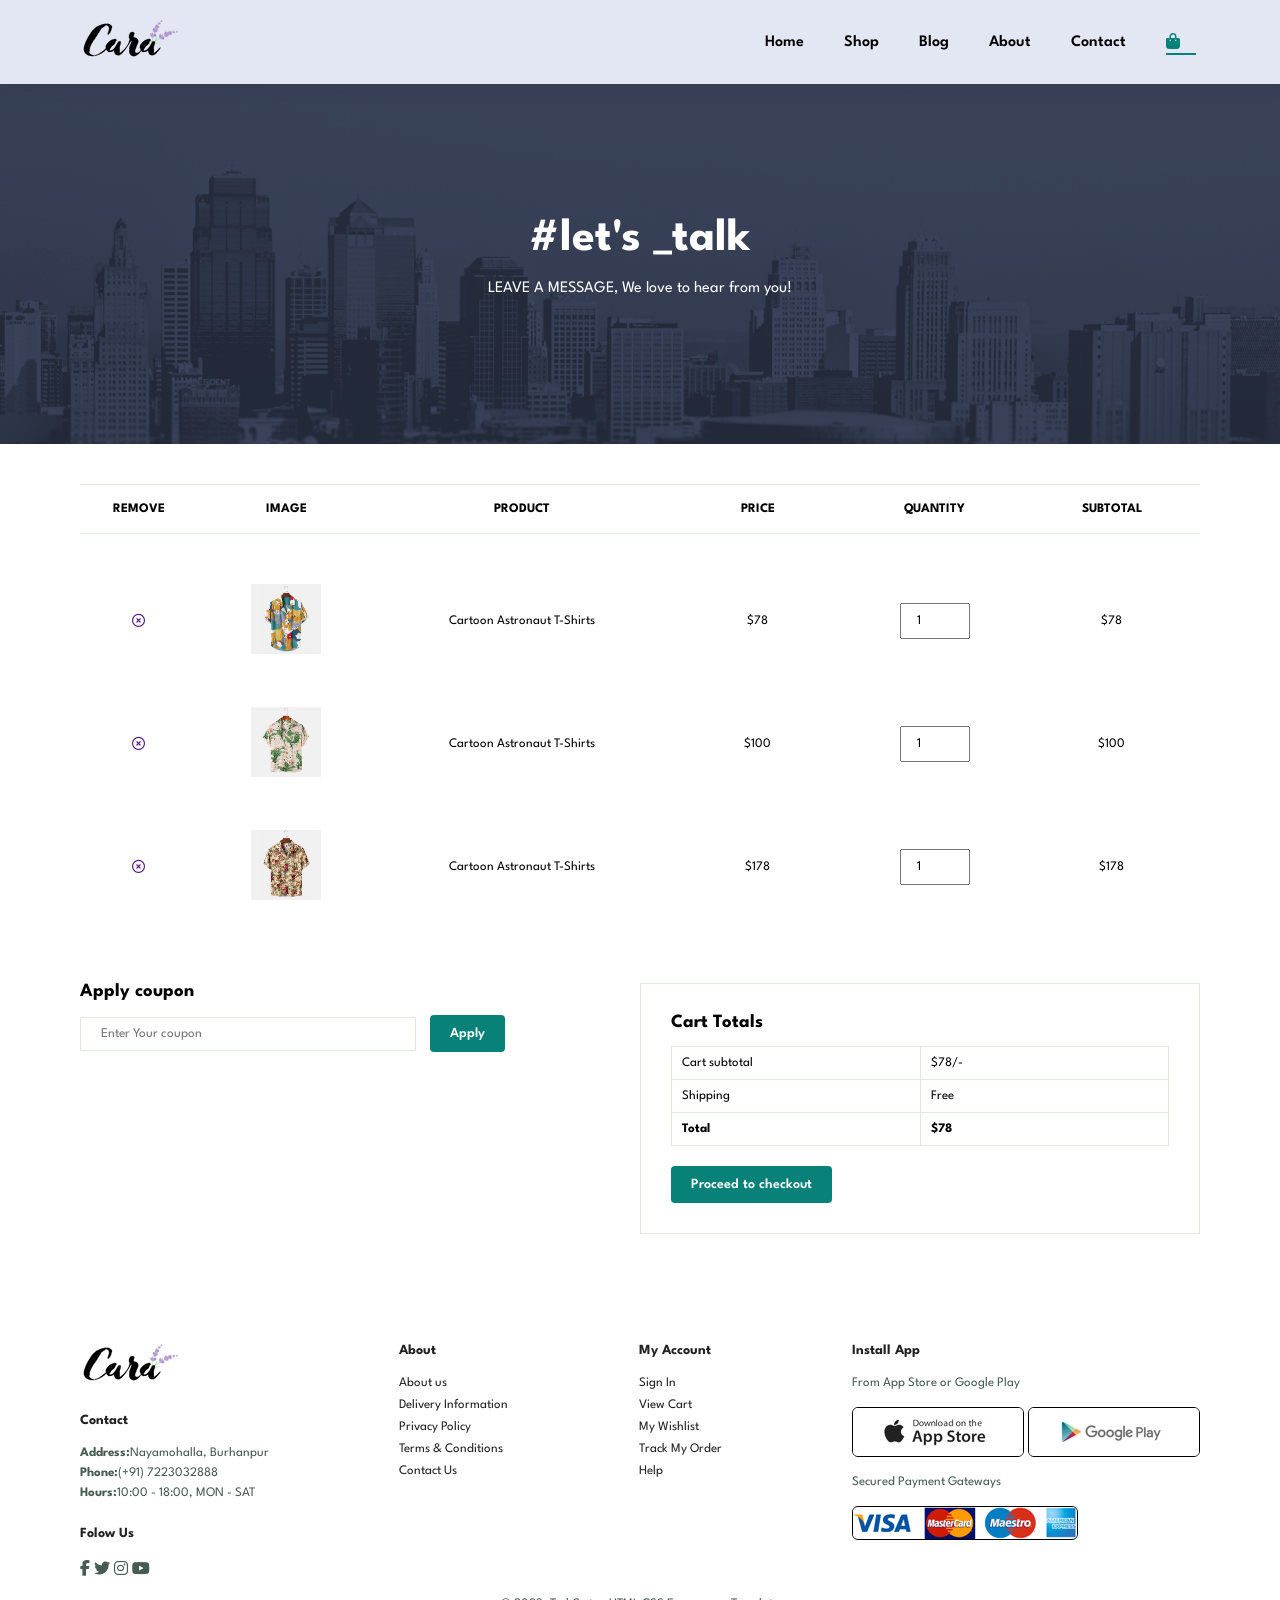
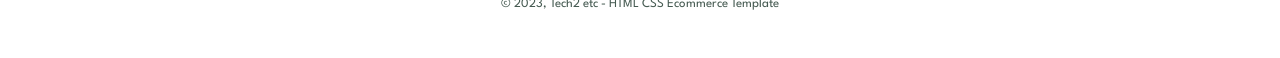
<file: new fiirst ecommerce website/cart.html>
<!DOCTYPE html>
<html lang="en">

<head>
    <meta charset="UTF-8">
    <meta name="viewport" content="width=device-width, initial-scale=1.0">
    <title>MKaifK29-E-commerce-Website</title>
    <link rel="stylesheet" href="https://cdnjs.cloudflare.com/ajax/libs/font-awesome/6.5.2/css/all.min.css">
    <link rel="stylesheet" href="style.css">
</head>

<body>
    <section id="header">
        <a href="#"><img src="img/logo.png" class="logo" alt=""></a>
        <div>
            <ul id="navbar">
                <li><a  href="index.html">Home</a></li>
                <li><a  href="Shop.html">Shop</a></li>
                <li><a   href="Blog.html">Blog</a></li>
                <li><a  href="about.html">About</a></li>
                <li><a  href="contact.html">Contact</a></li>
              <li>
    <a href="cart.html" class="active">
        <i class="fa-solid fa-bag-shopping"></i>
    </a>
</li>
            </ul>

        </div>
        <div id="mobile">
            
                <i class="fa-solid fa-bag-shopping"></i>
                <i id="bar" class="fas fa-outdent"></i>
             <a href=""></a>
        </div>
    </section>



<section id="page-header" class="about-header">
   
    <h2>#let's _talk</h2>
   
    <p>LEAVE A MESSAGE, We love to hear from you! </p>

   
</section>

<section id="cart" class="section-p1">
    <table width="100%">
        <thead>
            <tr>
                <td>REMOVE</td>
                <td>IMAGE</td>
                <td>PRODUCT</td>
                <td>PRICE</td>
                <td>QUANTITY</td>
                <td>SUBTOTAL</td>
            </tr>
        </thead>
        <tbody>
            <tr>
            <td><a href=""><i class="fa-regular fa-circle-xmark"></i></a></td>
            <td><img src="img/products/f1.jpg" alt=""></td>
            <td>Cartoon Astronaut T-Shirts</td>
            <td>$78</td>
            <td><input type="number" value="1">
                <td>$78</td>
                </tr>
            <tr>
            <td><a href=""><i class="fa-regular fa-circle-xmark"></i></a></td>
            <td><img src="img/products/f2.jpg" alt=""></td>
            <td>Cartoon Astronaut T-Shirts</td>
            <td>$100</td>
            <td><input type="number" value="1">
                <td>$100</td>
                </tr>
            <tr>
            <td><a href=""><i class="fa-regular fa-circle-xmark"></i></a></td>
            <td><img src="img/products/f3.jpg" alt=""></td>
            <td>Cartoon Astronaut T-Shirts</td>
            <td>$178</td>
            <td><input type="number" value="1">
                <td>$178</td>
                </tr>
        </tbody>
    </table>
</section>


<section id="cart-add" class="section-p1">
    <div id="coupon">
        <h3>Apply coupon</h3>
        <div>
            <input type="text" placeholder="Enter Your coupon">
            <button class="normal">Apply</button>
        </div>
    </div>
    <div id="subtotal">
        <h3>Cart Totals</h3>
        <table>
            <tr>
                <td>Cart subtotal</td>
                <td>	$78/-</td>
                </tr>
                <tr>
                <td>Shipping</td>
                <td>	Free</td>
                </tr>
                <tr>
                <td><strong>Total</strong></td>
           <td> <strong>$78</strong></td>
               </tr>
            </tr>
        </table>
        <button class="normal">Proceed to checkout </button>
    </div>
</section>



<footer class="section-p1">
    <div class="col">
        <img class="logo" src="img/logo.png" alt="">
        <h4>Contact</h4>
        <p><strong>Address:</strong>Nayamohalla, Burhanpur</p>
        <p><strong>Phone:</strong>(+91) 7223032888</p>
        <p><strong>Hours:</strong>10:00 - 18:00, MON - SAT</p>
        <div class="follow">
            <h4>Folow Us</h4>
            <div class="icon">
                <i class="fab fa-facebook-f"></i>
                <i class="fab fa-twitter"></i>
                <i class="fab fa-instagram"></i>
                <i class="fab fa-youtube"></i>
            </div>

        </div>
    </div>
    <div class="col">
        <h4>About</h4>
        <a href="#">About us</a>
        <a href="#">Delivery Information</a>
        <a href="#">Privacy Policy</a>
        <a href="#">Terms & Conditions</a>
        <a href="#">Contact Us</a>
    </div>
     <div class="col">
        <h4>My Account</h4>
        <a href="#">Sign In</a>
        <a href="#">View Cart</a>
        <a href="#">My Wishlist</a>
        <a href="#">Track My Order</a>
        <a href="#">Help</a>
    </div>
    <div class="col install">
        <h4>Install App</h4>
        <p>From App Store or Google Play</p>
        <div class="row">
            <img src="img/pay/app.jpg" alt="">
            <img src="img/pay/play.jpg" alt="">
            <p>Secured Payment Gateways</p>
            <img src="img/pay/pay.png" alt="">
        </div>
    </div>
    <div class="copywrite">
        <p>© 2023, Tech2 etc - HTML CSS Ecommerce Template</p>
    </div>
</footer>
    <script src="script.js"></script>
</body>

</html>
</file>
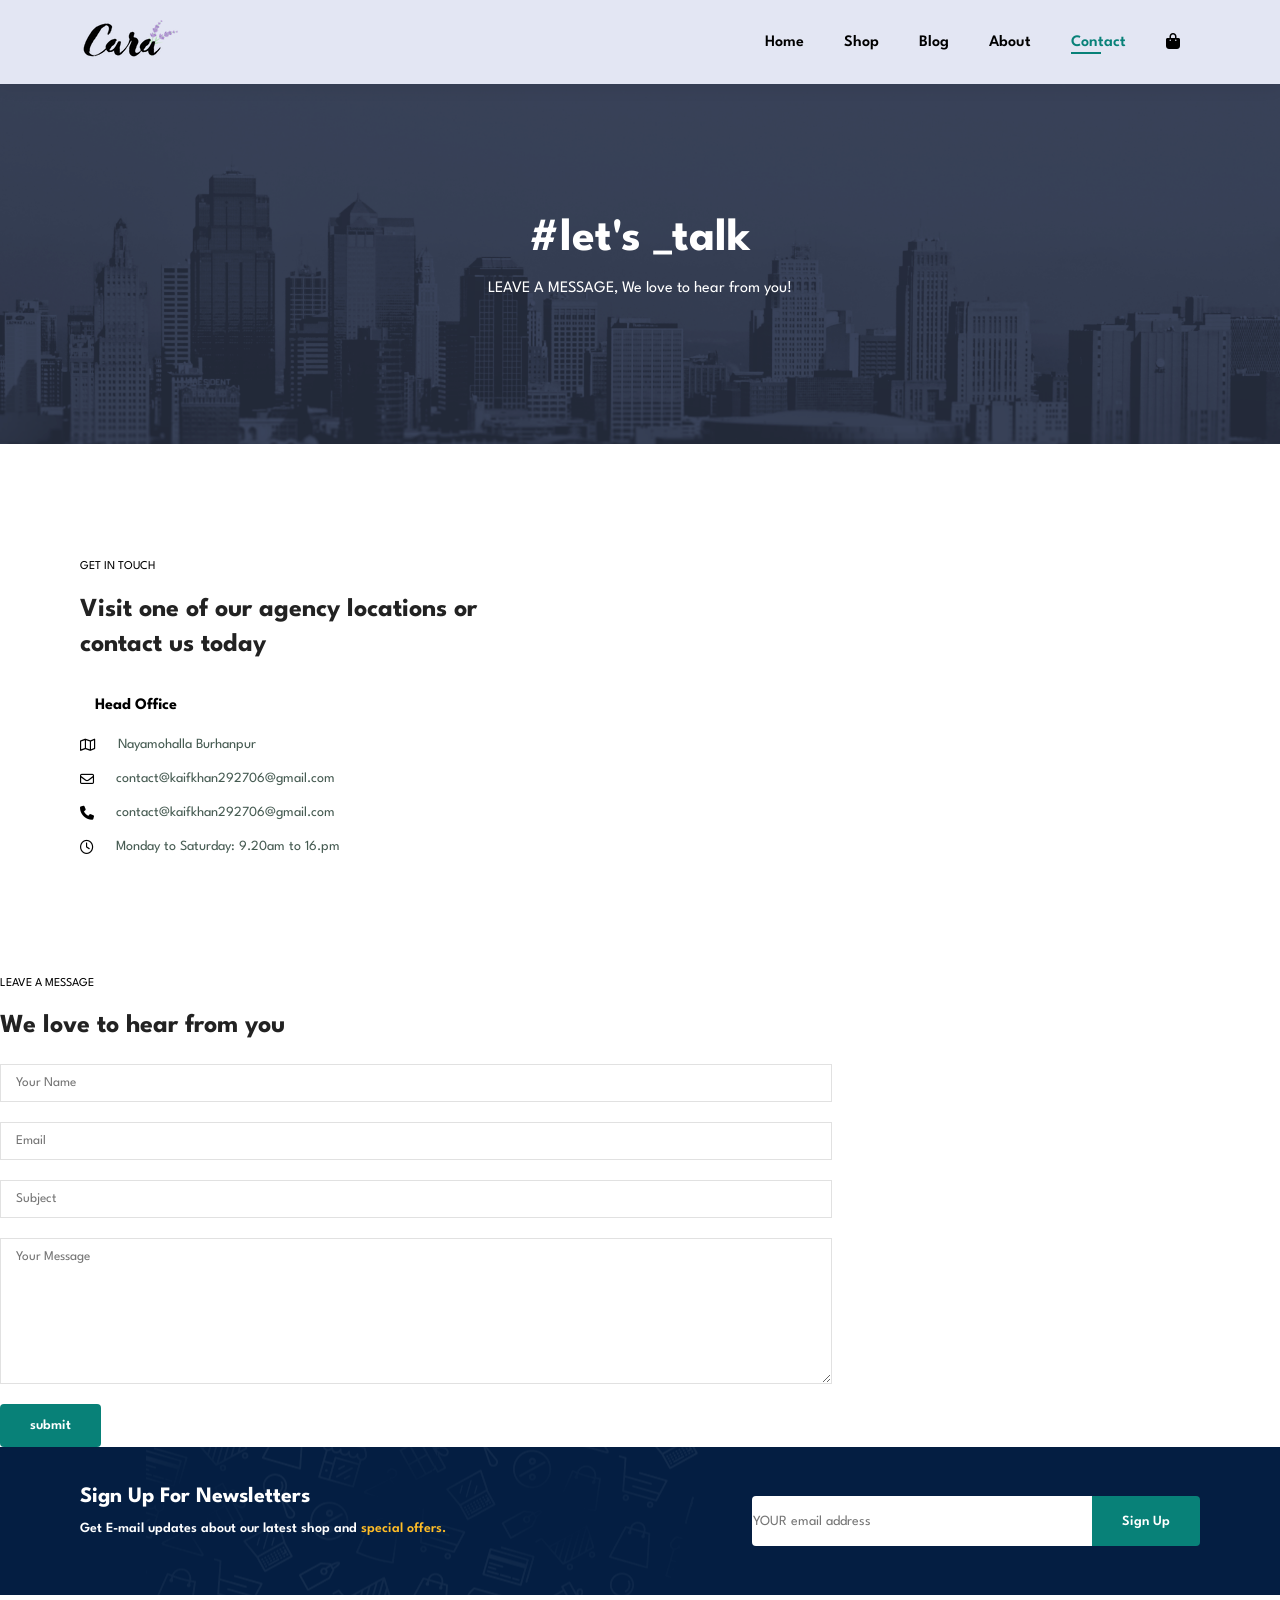
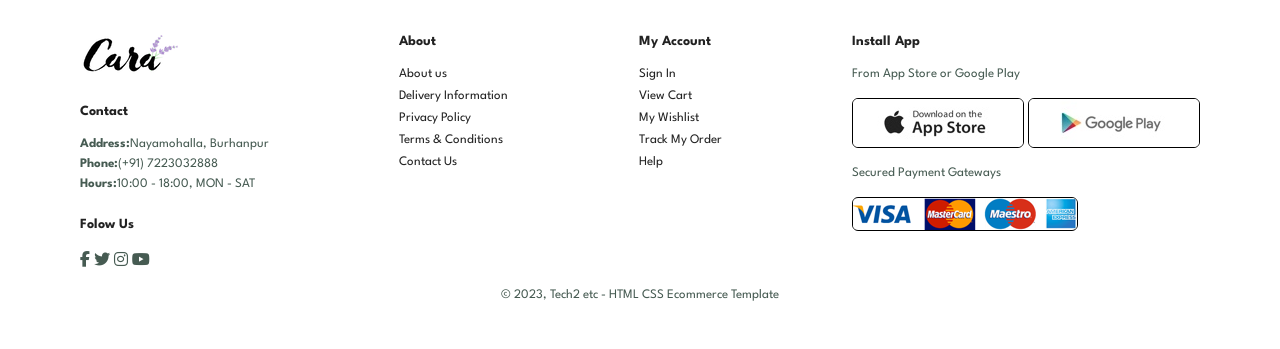
<file: new fiirst ecommerce website/contact.html>
<!DOCTYPE html>
<html lang="en">

<head>
    <meta charset="UTF-8">
    <meta name="viewport" content="width=device-width, initial-scale=1.0">
    <title>MKaifK29-E-commerce-Website</title>
    <link rel="stylesheet" href="https://cdnjs.cloudflare.com/ajax/libs/font-awesome/6.5.2/css/all.min.css">
    <link rel="stylesheet" href="style.css">
</head>

<body>
    <section id="header">
        <a href="#"><img src="img/logo.png" class="logo" alt=""></a>
        <div>
            <ul id="navbar">
                <li><a  href="index.html">Home</a></li>
                <li><a  href="Shop.html">Shop</a></li>
                <li><a   href="Blog.html">Blog</a></li>
                <li><a  href="about.html">About</a></li>
                <li><a class="active" href="contact.html">Contact</a></li>
                <li>
    <a href="cart.html">
        <i class="fa-solid fa-bag-shopping"></i>
    </a>
</li>
            </ul>

        </div>
        <div id="mobile">
            
                <i class="fa-solid fa-bag-shopping"></i>
                <i id="bar" class="fas fa-outdent"></i>
             <a href=""></a>
        </div>
    </section>


<section id="page-header" class="about-header">
   
    <h2>#let's _talk</h2>
   
    <p>LEAVE A MESSAGE, We love to hear from you! </p>

   
</section>

<section id="contact-details" class="section-p1">
    <div class="details">
        <span>GET IN TOUCH</span>
        <h2>Visit one of our agency locations or contact us today</h2>
        <h3>Head Office</h3>
        <div>
            <li> 
                <i class="fa-regular fa-map"></i>
                <p> Nayamohalla Burhanpur</p>
            </li>
            <li> 
                <i class="fa-regular fa-envelope"></i>
                <p> contact@kaifkhan292706@gmail.com</p>
            </li>
            <li> 
                <i class="fa-solid fa-phone"></i>
                <p> contact@kaifkhan292706@gmail.com</p>
            </li>
            <li> 
                <i class="fa-regular fa-clock"></i>
                <p> Monday to Saturday: 9.20am to 16.pm</p>
            </li>
        </div>
    </div>

    <div class="fa-map">
        <iframe src="https://www.google.com/maps/embed?pb=!1m18!1m12!1m3!1d3717.1452991607994!2d76.23252727503954!3d21.30527428041407!2m3!1f0!2f0!3f0!3m2!1i1024!2i768!4f13.1!3m3!1m2!1s0x3bd833002481f375%3A0x7f364b0b880f7ddb!2sKaif%20house!5e0!3m2!1sen!2sin!4v1789655611655!5m2!1sen!2sin" width="600" height="450" style="border:0;" allowfullscreen="" loading="lazy" referrerpolicy="strict-origin-when-cross-origin"></iframe>
    </div>
</section>


<section id="form-detail">
    <form action="">
        <span>LEAVE A MESSAGE</span>
        <h2>We love to hear from you</h2>
        <input type="text" placeholder="Your Name">
        <input type="text" placeholder="Email">
        <input type="text" placeholder="Subject">
        <textarea name="" id="" cols="30" rows="10" placeholder="Your Message"></textarea>
        <button class="normal">submit</button>
    </form>
</section>
<section id="newsletter" class="section-p1" class="section-m">
    <div class="newstext">
        <h4>Sign Up For Newsletters</h4>
        <p>Get E-mail updates about our latest shop and <span>special offers.</span></p>
    </div>
    <div class="form">
        <input type="text" placeholder="YOUR email address">
        <button class="normal">Sign Up</button>
    </div>
</section>
<footer class="section-p1">
    <div class="col">
        <img class="logo" src="img/logo.png" alt="">
        <h4>Contact</h4>
        <p><strong>Address:</strong>Nayamohalla, Burhanpur</p>
        <p><strong>Phone:</strong>(+91) 7223032888</p>
        <p><strong>Hours:</strong>10:00 - 18:00, MON - SAT</p>
        <div class="follow">
            <h4>Folow Us</h4>
            <div class="icon">
                <i class="fab fa-facebook-f"></i>
                <i class="fab fa-twitter"></i>
                <i class="fab fa-instagram"></i>
                <i class="fab fa-youtube"></i>
            </div>

        </div>
    </div>
    <div class="col">
        <h4>About</h4>
        <a href="#">About us</a>
        <a href="#">Delivery Information</a>
        <a href="#">Privacy Policy</a>
        <a href="#">Terms & Conditions</a>
        <a href="#">Contact Us</a>
    </div>
     <div class="col">
        <h4>My Account</h4>
        <a href="#">Sign In</a>
        <a href="#">View Cart</a>
        <a href="#">My Wishlist</a>
        <a href="#">Track My Order</a>
        <a href="#">Help</a>
    </div>
    <div class="col install">
        <h4>Install App</h4>
        <p>From App Store or Google Play</p>
        <div class="row">
            <img src="img/pay/app.jpg" alt="">
            <img src="img/pay/play.jpg" alt="">
            <p>Secured Payment Gateways</p>
            <img src="img/pay/pay.png" alt="">
        </div>
    </div>
    <div class="copywrite">
        <p>© 2023, Tech2 etc - HTML CSS Ecommerce Template</p>
    </div>
</footer>
    <script src="script.js"></script>
</body>

</html>
</file>
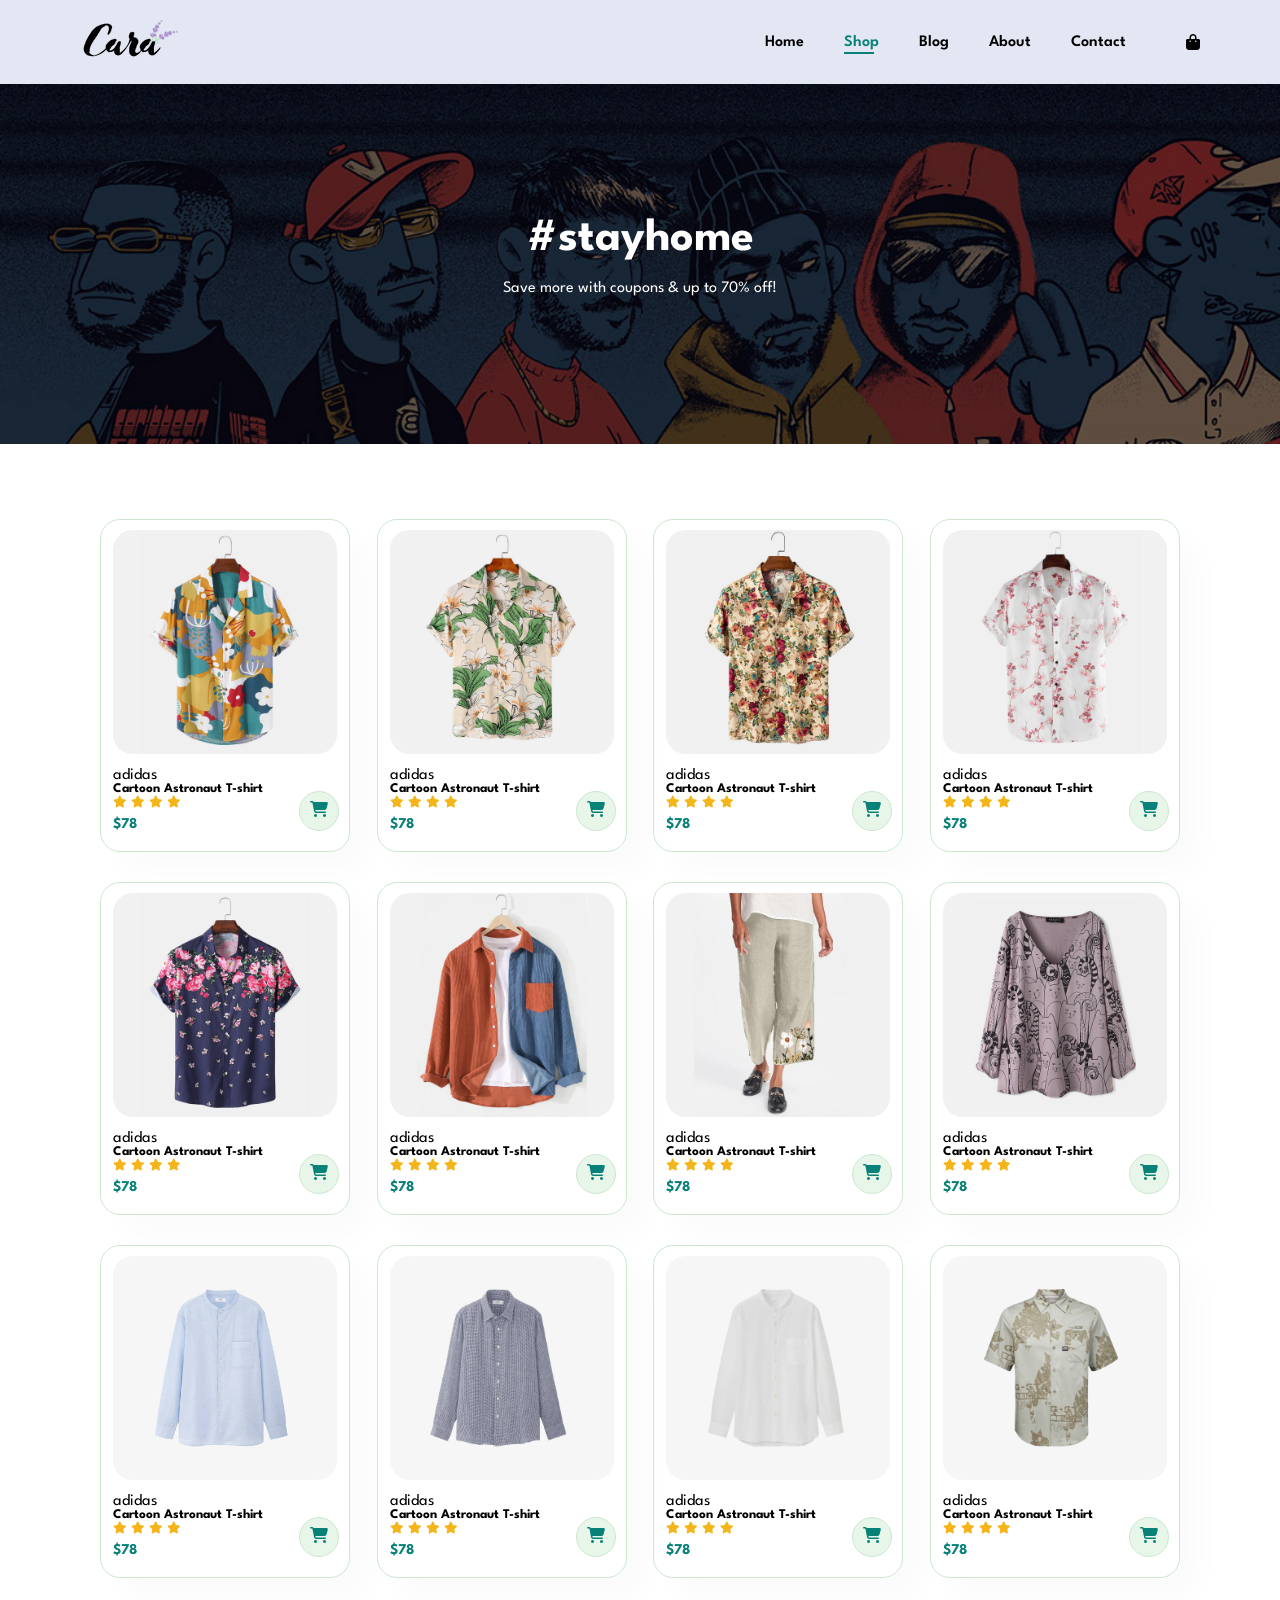
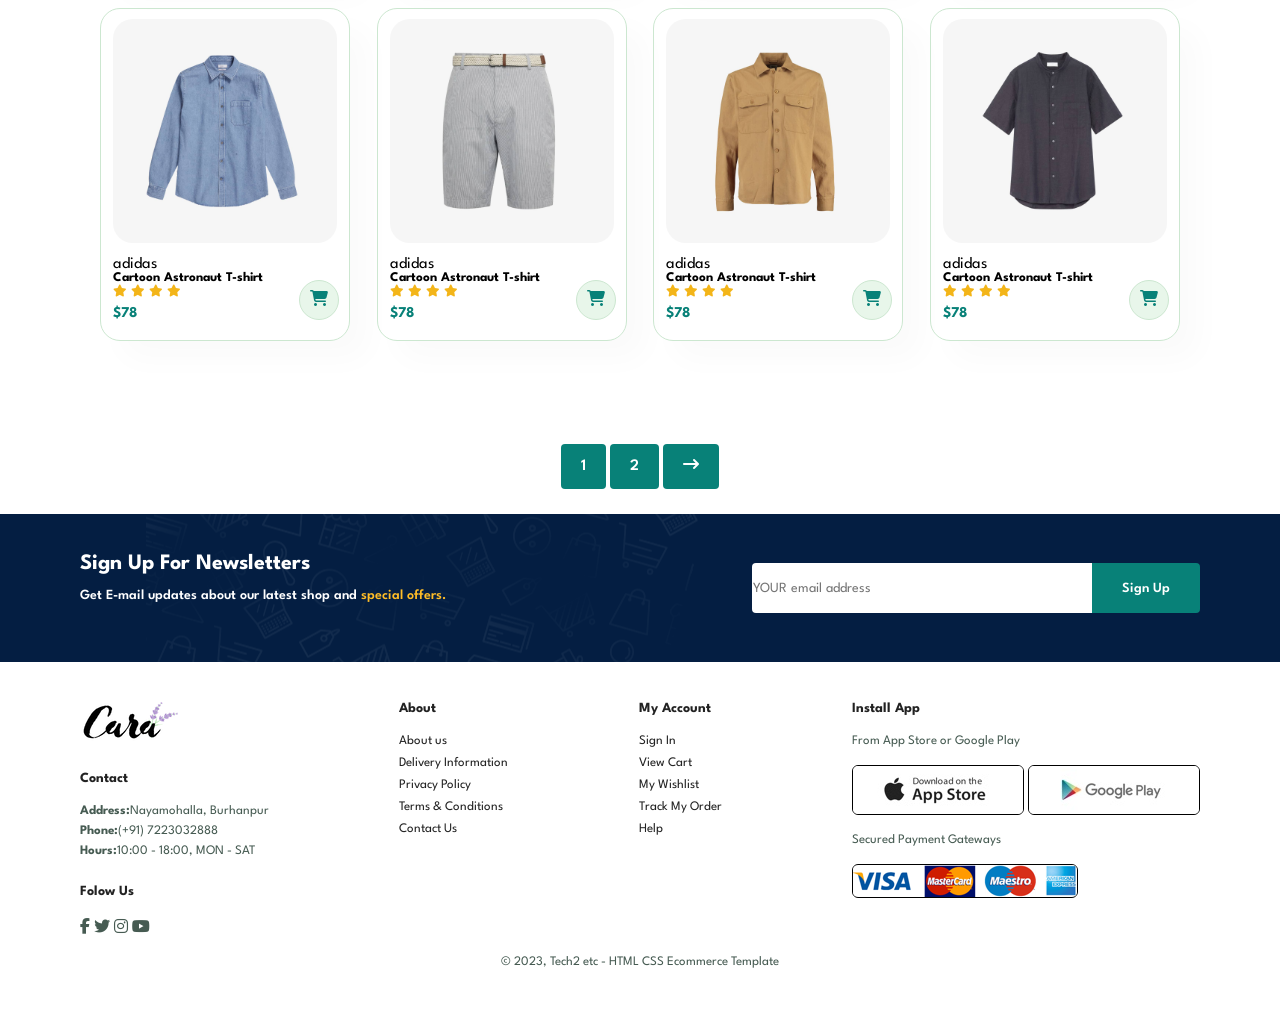
<file: new fiirst ecommerce website/shop.html>
<!DOCTYPE html>
<html lang="en">

<head>
    <meta charset="UTF-8">
    <meta name="viewport" content="width=device-width, initial-scale=1.0">
    <title>YOUR truly kaif khan</title>
    <link rel="stylesheet" href="https://cdnjs.cloudflare.com/ajax/libs/font-awesome/6.5.2/css/all.min.css">
    <link rel="stylesheet" href="style.css">
</head>

<body>
    <section id="header">
        <a href="#"><img src="img/logo.png" class="logo" alt=""></a>
        <div>
            <ul id="navbar">
                <li><a  href="index.html">Home</a></li>
                <li><a class="active" href="Shop.html">Shop</a></li>
                <li><a href="Blog.html">Blog</a></li>
                <li><a href="about.html">About</a></li>
                <li><a href="contact.html">Contact</a></li>
                <li><a href=""></a></li>
                <i id="lg-bag" class="fa-solid fa-bag-shopping"></i>
                <a href="#" id="close"><i class="far fa-times"></i></a>
            </ul>

        </div>
        <div id="mobile">
            
                <i class="fa-solid fa-bag-shopping"></i>
                <i id="bar" class="fas fa-outdent"></i>
             <a href=""></a>
        </div>
    </section>


<section id="page-header">
   
    <h2>#stayhome</h2>
   
    <p>Save more with coupons & up to 70% off! </p>

   
</section>






<section id="product1" class="section-p1">
    
    <div class="pro-container">
        <div class="pro" onclick="window.location.href='sproduct.html';">
            <img src="img/products/f1.jpg" alt="">
            <div class="des">
                <span>adidas</span>
                <h5>Cartoon Astronaut T-shirt</h5>
                <div class="star">
                    <i class="fas fa-star"></i>
                    <i class="fas fa-star"></i>
                    <i class="fas fa-star"></i>
                    <i class="fas fa-star"></i>
                </div>
                <h4>$78</h4>
            </div>
           <a href="#" class="cart"><i class="fa-solid fa-cart-shopping"></i></a>
        </div>
        <div class="pro">
            <img src="img/products/f2.jpg" alt="">
            <div class="des">
                <span>adidas</span>
                <h5>Cartoon Astronaut T-shirt</h5>
                <div class="star">
                    <i class="fas fa-star"></i>
                    <i class="fas fa-star"></i>
                    <i class="fas fa-star"></i>
                    <i class="fas fa-star"></i>
                </div>
                <h4>$78</h4>
            </div>
           <a href="#" class="cart"><i class="fa-solid fa-cart-shopping"></i></a>
        </div>
        <div class="pro">
            <img src="img/products/f3.jpg" alt="">
            <div class="des">
                <span>adidas</span>
                <h5>Cartoon Astronaut T-shirt</h5>
                <div class="star">
                    <i class="fas fa-star"></i>
                    <i class="fas fa-star"></i>
                    <i class="fas fa-star"></i>
                    <i class="fas fa-star"></i>
                </div>
                <h4>$78</h4>
            </div>
           <a href="#" class="cart"><i class="fa-solid fa-cart-shopping"></i></a>
        </div>
        <div class="pro">
            <img src="img/products/f4.jpg" alt="">
            <div class="des">
                <span>adidas</span>
                <h5>Cartoon Astronaut T-shirt</h5>
                <div class="star">
                    <i class="fas fa-star"></i>
                    <i class="fas fa-star"></i>
                    <i class="fas fa-star"></i>
                    <i class="fas fa-star"></i>
                </div>
                <h4>$78</h4>
            </div>
           <a href="#" class="cart"><i class="fa-solid fa-cart-shopping"></i></a>
        </div>
        <div class="pro">
            <img src="img/products/f5.jpg" alt="">
            <div class="des">
                <span>adidas</span>
                <h5>Cartoon Astronaut T-shirt</h5>
                <div class="star">
                    <i class="fas fa-star"></i>
                    <i class="fas fa-star"></i>
                    <i class="fas fa-star"></i>
                    <i class="fas fa-star"></i>
                </div>
                <h4>$78</h4>
            </div>
           <a href="#" class="cart"><i class="fa-solid fa-cart-shopping"></i></a>
        </div>
        <div class="pro">
            <img src="img/products/f6.jpg" alt="">
            <div class="des">
                <span>adidas</span>
                <h5>Cartoon Astronaut T-shirt</h5>
                <div class="star">
                    <i class="fas fa-star"></i>
                    <i class="fas fa-star"></i>
                    <i class="fas fa-star"></i>
                    <i class="fas fa-star"></i>
                </div>
                <h4>$78</h4>
            </div>
           <a href="#" class="cart"><i class="fa-solid fa-cart-shopping"></i></a>
        </div>
        <div class="pro">
            <img src="img/products/f7.jpg" alt="">
            <div class="des">
                <span>adidas</span>
                <h5>Cartoon Astronaut T-shirt</h5>
                <div class="star">
                    <i class="fas fa-star"></i>
                    <i class="fas fa-star"></i>
                    <i class="fas fa-star"></i>
                    <i class="fas fa-star"></i>
                </div>
                <h4>$78</h4>
            </div>
           <a href="#" class="cart"><i class="fa-solid fa-cart-shopping"></i></a>
        </div>
        <div class="pro">
            <img src="img/products/f8.jpg" alt="">
            <div class="des">
                <span>adidas</span>
                <h5>Cartoon Astronaut T-shirt</h5>
                <div class="star">
                    <i class="fas fa-star"></i>
                    <i class="fas fa-star"></i>
                    <i class="fas fa-star"></i>
                    <i class="fas fa-star"></i>
                </div>
                <h4>$78</h4>
            </div>
           <a href="#" class="cart"><i class="fa-solid fa-cart-shopping"></i></a>
        </div>
        
        <div class="pro">
            <img src="img/products/n1.jpg" alt="">
            <div class="des">
                <span>adidas</span>
                <h5>Cartoon Astronaut T-shirt</h5>
                <div class="star">
                    <i class="fas fa-star"></i>
                    <i class="fas fa-star"></i>
                    <i class="fas fa-star"></i>
                    <i class="fas fa-star"></i>
                </div>
                <h4>$78</h4>
            </div>
           <a href="#" class="cart"><i class="fa-solid fa-cart-shopping"></i></a>
        </div>
        <div class="pro">
            <img src="img/products/n2.jpg" alt="">
            <div class="des">
                <span>adidas</span>
                <h5>Cartoon Astronaut T-shirt</h5>
                <div class="star">
                    <i class="fas fa-star"></i>
                    <i class="fas fa-star"></i>
                    <i class="fas fa-star"></i>
                    <i class="fas fa-star"></i>
                </div>
                <h4>$78</h4>
            </div>
           <a href="#" class="cart"><i class="fa-solid fa-cart-shopping"></i></a>
        </div>
        <div class="pro">
            <img src="img/products/n3.jpg" alt="">
            <div class="des">
                <span>adidas</span>
                <h5>Cartoon Astronaut T-shirt</h5>
                <div class="star">
                    <i class="fas fa-star"></i>
                    <i class="fas fa-star"></i>
                    <i class="fas fa-star"></i>
                    <i class="fas fa-star"></i>
                </div>
                <h4>$78</h4>
            </div>
           <a href="#" class="cart"><i class="fa-solid fa-cart-shopping"></i></a>
        </div>
        <div class="pro">
            <img src="img/products/n4.jpg" alt="">
            <div class="des">
                <span>adidas</span>
                <h5>Cartoon Astronaut T-shirt</h5>
                <div class="star">
                    <i class="fas fa-star"></i>
                    <i class="fas fa-star"></i>
                    <i class="fas fa-star"></i>
                    <i class="fas fa-star"></i>
                </div>
                <h4>$78</h4>
            </div>
           <a href="#" class="cart"><i class="fa-solid fa-cart-shopping"></i></a>
        </div>
        <div class="pro">
            <img src="img/products/n5.jpg" alt="">
            <div class="des">
                <span>adidas</span>
                <h5>Cartoon Astronaut T-shirt</h5>
                <div class="star">
                    <i class="fas fa-star"></i>
                    <i class="fas fa-star"></i>
                    <i class="fas fa-star"></i>
                    <i class="fas fa-star"></i>
                </div>
                <h4>$78</h4>
            </div>
           <a href="#" class="cart"><i class="fa-solid fa-cart-shopping"></i></a>
        </div>
        <div class="pro">
            <img src="img/products/n6.jpg" alt="">
            <div class="des">
                <span>adidas</span>
                <h5>Cartoon Astronaut T-shirt</h5>
                <div class="star">
                    <i class="fas fa-star"></i>
                    <i class="fas fa-star"></i>
                    <i class="fas fa-star"></i>
                    <i class="fas fa-star"></i>
                </div>
                <h4>$78</h4>
            </div>
           <a href="#" class="cart"><i class="fa-solid fa-cart-shopping"></i></a>
        </div>
        <div class="pro">
            <img src="img/products/n7.jpg" alt="">
            <div class="des">
                <span>adidas</span>
                <h5>Cartoon Astronaut T-shirt</h5>
                <div class="star">
                    <i class="fas fa-star"></i>
                    <i class="fas fa-star"></i>
                    <i class="fas fa-star"></i>
                    <i class="fas fa-star"></i>
                </div>
                <h4>$78</h4>
            </div>
           <a href="#" class="cart"><i class="fa-solid fa-cart-shopping"></i></a>
        </div>
        <div class="pro">
            <img src="img/products/n8.jpg" alt="">
            <div class="des">
                <span>adidas</span>
                <h5>Cartoon Astronaut T-shirt</h5>
                <div class="star">
                    <i class="fas fa-star"></i>
                    <i class="fas fa-star"></i>
                    <i class="fas fa-star"></i>
                    <i class="fas fa-star"></i>
                </div>
                <h4>$78</h4>
            </div>
           <a href="#" class="cart"><i class="fa-solid fa-cart-shopping"></i></a>
        </div>
        
        
        </div>
 
   
</section>

<section id="pagination" class="section-p1"> 
    <a href="#">1</a>
    <a href="#">2</a>
    <a href="#"><i class="fa-solid fa-arrow-right-long"></i></a>
</section>




<section id="newsletter" class="section-p1" class="section-m">
    <div class="newstext">
        <h4>Sign Up For Newsletters</h4>
        <p>Get E-mail updates about our latest shop and <span>special offers.</span></p>
    </div>
    <div class="form">
        <input type="text" placeholder="YOUR email address">
        <button class="normal">Sign Up</button>
    </div>
</section>


<footer class="section-p1">
    <div class="col">
        <img class="logo" src="img/logo.png" alt="">
        <h4>Contact</h4>
        <p><strong>Address:</strong>Nayamohalla, Burhanpur</p>
        <p><strong>Phone:</strong>(+91) 7223032888</p>
        <p><strong>Hours:</strong>10:00 - 18:00, MON - SAT</p>
        <div class="follow">
            <h4>Folow Us</h4>
            <div class="icon">
                <i class="fab fa-facebook-f"></i>
                <i class="fab fa-twitter"></i>
                <i class="fab fa-instagram"></i>
                <i class="fab fa-youtube"></i>
            </div>

        </div>
    </div>
    <div class="col">
        <h4>About</h4>
        <a href="#">About us</a>
        <a href="#">Delivery Information</a>
        <a href="#">Privacy Policy</a>
        <a href="#">Terms & Conditions</a>
        <a href="#">Contact Us</a>
    </div>
     <div class="col">
        <h4>My Account</h4>
        <a href="#">Sign In</a>
        <a href="#">View Cart</a>
        <a href="#">My Wishlist</a>
        <a href="#">Track My Order</a>
        <a href="#">Help</a>
    </div>
    <div class="col install">
        <h4>Install App</h4>
        <p>From App Store or Google Play</p>
        <div class="row">
            <img src="img/pay/app.jpg" alt="">
            <img src="img/pay/play.jpg" alt="">
            <p>Secured Payment Gateways</p>
            <img src="img/pay/pay.png" alt="">
        </div>
    </div>
    <div class="copywrite">
        <p>© 2023, Tech2 etc - HTML CSS Ecommerce Template</p>
    </div>
</footer>
    <script src="script.js"></script>
</body>

</html>
</file>
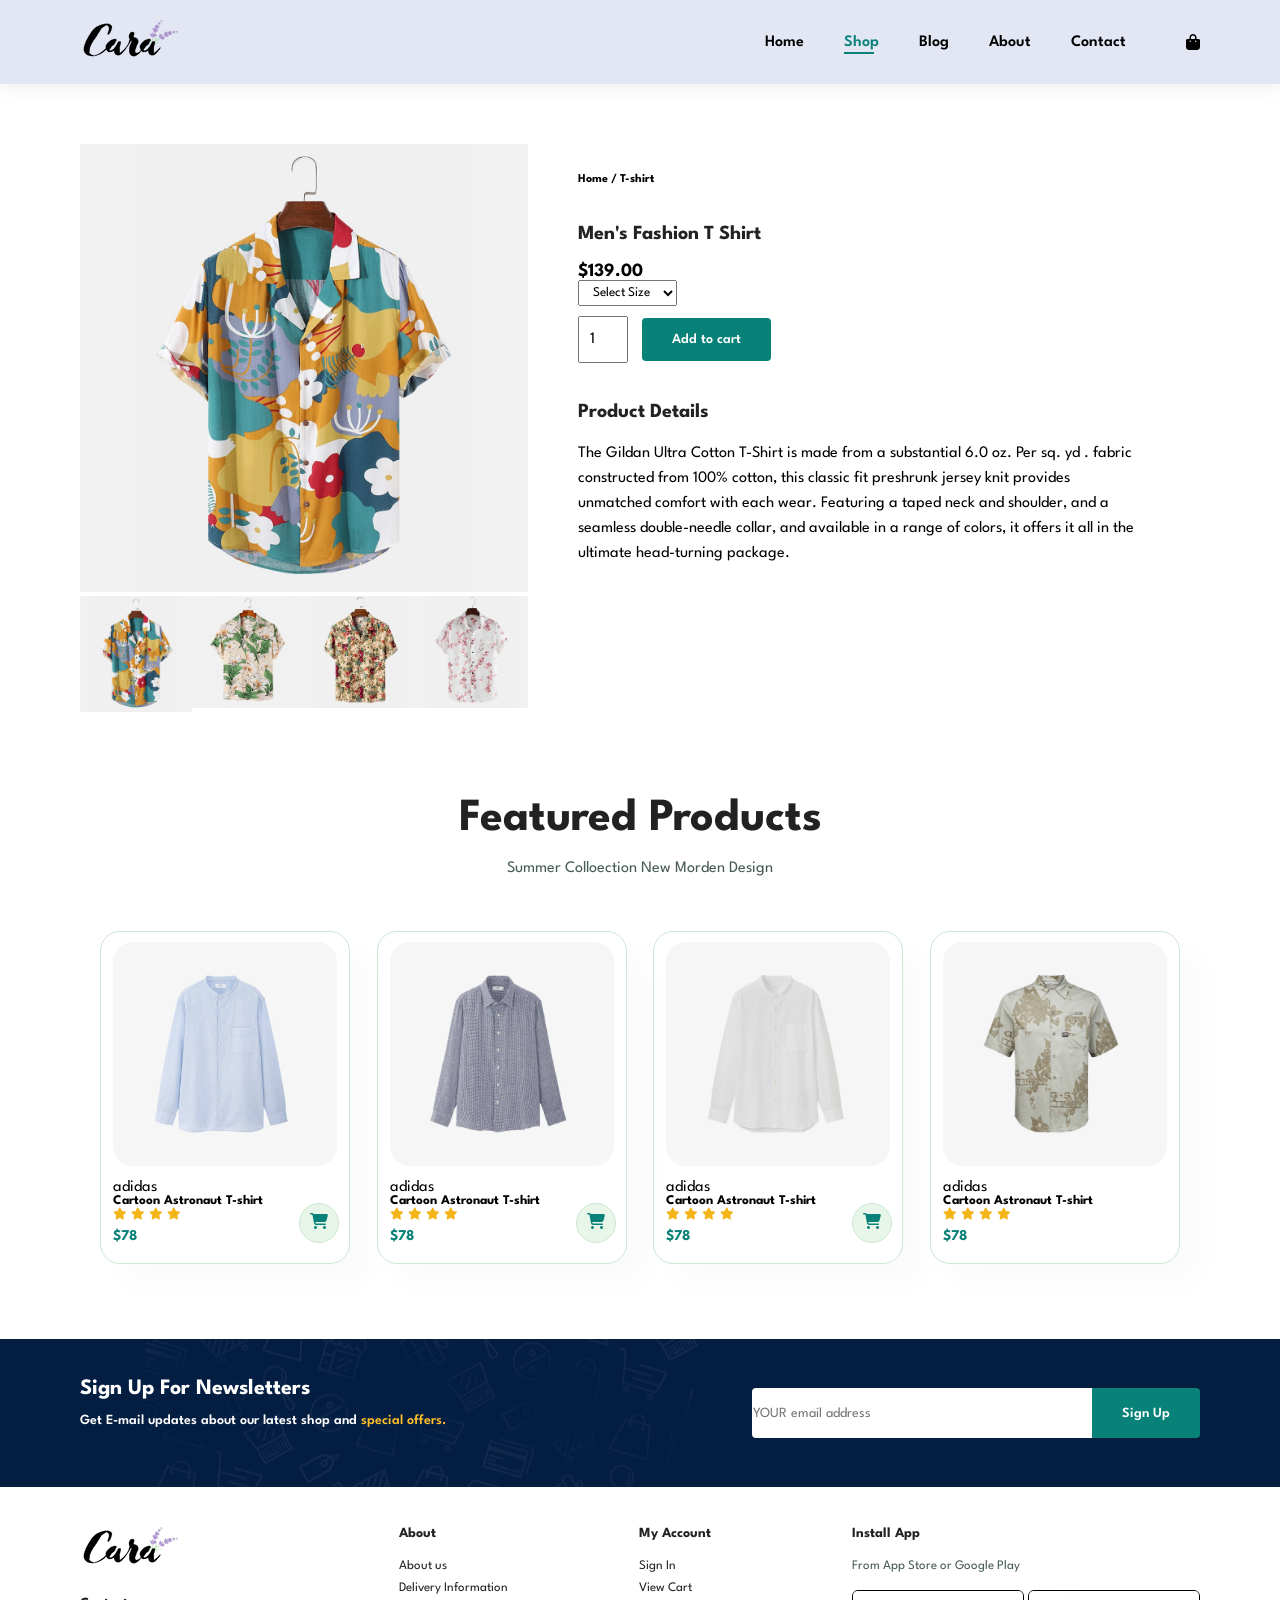
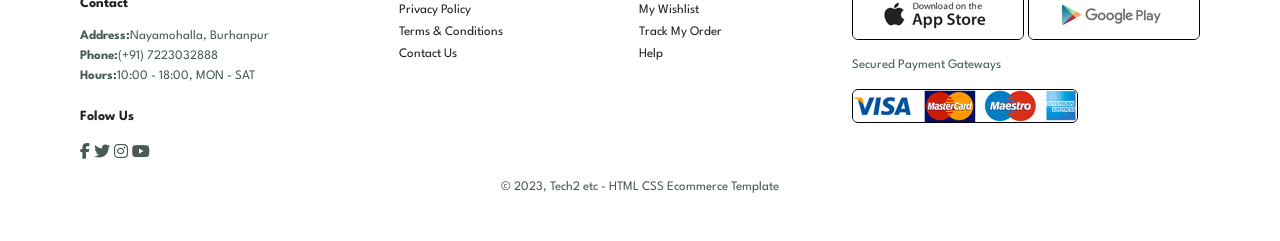
<file: new fiirst ecommerce website/sproduct.html>
<!DOCTYPE html>
<html lang="en">

<head>
    <meta charset="UTF-8">
    <meta name="viewport" content="width=device-width, initial-scale=1.0">
    <title>YOUR truly kaif khan</title>
    <link rel="stylesheet" href="https://cdnjs.cloudflare.com/ajax/libs/font-awesome/6.5.2/css/all.min.css">
    <link rel="stylesheet" href="style.css">
</head>

<body>
    <section id="header">
        <a href="#"><img src="img/logo.png" class="logo" alt=""></a>
        <div>
            <ul id="navbar">
                <li><a  href="index.html">Home</a></li>
                <li><a class="active" href="Shop.html">Shop</a></li>
                <li><a href="Blog.html">Blog</a></li>
                <li><a href="about.html">About</a></li>
                <li><a href="contact.html">Contact</a></li>
                <li><a href=""></a></li>
                <i id="lg-bag" class="fa-solid fa-bag-shopping"></i>
                <a href="#" id="close"><i class="far fa-times"></i></a>
            </ul>

        </div>
        <div id="mobile">
            
                <i class="fa-solid fa-bag-shopping"></i>
                <i id="bar" class="fas fa-outdent"></i>
             <a href=""></a>
        </div>
    </section>


<section id="prodetails" class="section-p1">
    <div class="single-pro-image">
        <img src="img/products/f1.jpg" width="100%" id="MainImg" alt="">

        <div class="small-img-group">
<div class="small-img-group">
 <img src="img/products/f1.jpg" width="100%" class="small-img" alt="">
    </div>
    <div class="small-image-column">
        <img src="img/products/f2.jpg" width="100%" class="small-img" alt="">
    </div>

    <div class="small-image-column">
        <img src="img/products/f3.jpg" width="100%" class="small-img" alt="">
    </div>

    <div class="small-image-column">
        <img src="img/products/f4.jpg" width="100%" class="small-img" alt="">
    </div>

    

</div>
    </div>

    <div class="single-pro-detals">
        <h6>Home / T-shirt</h6>
        <h4>Men's Fashion T Shirt</h4>
        <h3> $139.00</h3>
        <select>
            <option>Select Size</option>
            <option>XL</option>
            <option>XXL</option>
            <option>Small</option>
            <option>Large</option>
        </select>
        <input type="number" value="1">
        <button class="normal">Add to cart</button>
        <h4>Product Details</h4>
        <span>The Gildan Ultra Cotton T-Shirt is made from a substantial 6.0 oz. Per sq. yd . fabric constructed from 100% cotton, this classic fit preshrunk jersey knit provides unmatched comfort with each wear. Featuring a taped neck and shoulder, and a seamless double-needle collar, and available in a range of colors, it offers it all in the ultimate head-turning package.</span></div>
   
</section>
<section id="product1" class="section-p1">
    <h2>Featured Products</h2>
    <p>Summer Colloection New Morden Design</p>
    <div class="pro-container">
        <div class="pro">
            <img src="img/products/n1.jpg" alt="">
            <div class="des">
                <span>adidas</span>
                <h5>Cartoon Astronaut T-shirt</h5>
                <div class="star">
                    <i class="fas fa-star"></i>
                    <i class="fas fa-star"></i>
                    <i class="fas fa-star"></i>
                    <i class="fas fa-star"></i>
                </div>
                <h4>$78</h4>
            </div>
           <a href="#" class="cart"><i class="fa-solid fa-cart-shopping"></i></a>
        </div>
        <div class="pro">
            <img src="img/products/n2.jpg" alt="">
            <div class="des">
                <span>adidas</span>
                <h5>Cartoon Astronaut T-shirt</h5>
                <div class="star">
                    <i class="fas fa-star"></i>
                    <i class="fas fa-star"></i>
                    <i class="fas fa-star"></i>
                    <i class="fas fa-star"></i>
                </div>
                <h4>$78</h4>
            </div>
           <a href="#" class="cart"><i class="fa-solid fa-cart-shopping"></i></a>
        </div>
        <div class="pro">
            <img src="img/products/n3.jpg" alt="">
            <div class="des">
                <span>adidas</span>
                <h5>Cartoon Astronaut T-shirt</h5>
                <div class="star">
                    <i class="fas fa-star"></i>
                    <i class="fas fa-star"></i>
                    <i class="fas fa-star"></i>
                    <i class="fas fa-star"></i>
                </div>
                <h4>$78</h4>
            </div>
           <a href="#" class="cart"><i class="fa-solid fa-cart-shopping"></i></a>
        </div>
        <div class="pro">
            <img src="img/products/n4.jpg" alt="">
            <div class="des">
                <span>adidas</span>
                <h5>Cartoon Astronaut T-shirt</h5>
                <div class="star">
                    <i class="fas fa-star"></i>
                    <i class="fas fa-star"></i>
                    <i class="fas fa-star"></i>
                    <i class="fas fa-star"></i>
                </div>
                <h4>$78</h4>
            
   
</section>

<section id="newsletter" class="section-p1" class="section-m">
    <div class="newstext">
        <h4>Sign Up For Newsletters</h4>
        <p>Get E-mail updates about our latest shop and <span>special offers.</span></p>
    </div>
    <div class="form">
        <input type="text" placeholder="YOUR email address">
        <button class="normal">Sign Up</button>
    </div>
</section>


<footer class="section-p1">
    <div class="col">
        <img class="logo" src="img/logo.png" alt="">
        <h4>Contact</h4>
        <p><strong>Address:</strong>Nayamohalla, Burhanpur</p>
        <p><strong>Phone:</strong>(+91) 7223032888</p>
        <p><strong>Hours:</strong>10:00 - 18:00, MON - SAT</p>
        <div class="follow">
            <h4>Folow Us</h4>
            <div class="icon">
                <i class="fab fa-facebook-f"></i>
                <i class="fab fa-twitter"></i>
                <i class="fab fa-instagram"></i>
                <i class="fab fa-youtube"></i>
            </div>

        </div>
    </div>
    <div class="col">
        <h4>About</h4>
        <a href="#">About us</a>
        <a href="#">Delivery Information</a>
        <a href="#">Privacy Policy</a>
        <a href="#">Terms & Conditions</a>
        <a href="#">Contact Us</a>
    </div>
     <div class="col">
        <h4>My Account</h4>
        <a href="#">Sign In</a>
        <a href="#">View Cart</a>
        <a href="#">My Wishlist</a>
        <a href="#">Track My Order</a>
        <a href="#">Help</a>
    </div>
    <div class="col install">
        <h4>Install App</h4>
        <p>From App Store or Google Play</p>
        <div class="row">
            <img src="img/pay/app.jpg" alt="">
            <img src="img/pay/play.jpg" alt="">
            <p>Secured Payment Gateways</p>
            <img src="img/pay/pay.png" alt="">
        </div>
    </div>
    <div class="copywrite">
        <p>© 2023, Tech2 etc - HTML CSS Ecommerce Template</p>
    </div>
</footer>


<script>
    var MainImg = document.getElementById("MainImg")
    var smallimg = document.getElementsByClassName("small-img")


smallimg[0].onclick = function(){
    MainImg.src = smallimg[0].src;
}
smallimg[1].onclick = function(){
    MainImg.src = smallimg[1].src;
}
smallimg[2].onclick = function(){
    MainImg.src = smallimg[2].src;
}
smallimg[3].onclick = function(){
    MainImg.src = smallimg[3].src;

}



</script>
    <script src="script.js"></script>
</body>

</html>
</file>
<file: new fiirst ecommerce website/style.css>
@import url("https://fonts.googleapis.com/css2?family=Spartan:wght@100;200;300;400;500;600;700;800;900&display=swap");
* {
  margin: 0;
  padding: 0;
  box-sizing: border-box;
  font-family: "Spartan", sans-serif;
}

h1 {
  font-size: 50px;
  line-height: 64px;
  color: #222;
}

h2 {
  font-size: 46px;
  line-height: 54px;
  color: #222;
}

h4 {
  font-size: 20px;
  color: #222;
}

h6 {
  font-weight: 700;
  font-size: 12px;
}
p{
  font-size: 16px;
  color: #465b52;
  margin: 15px 0 20px 0;
}
.section-p1 {
  padding: 40px 80px;
}

.section-m1 {
  margin: 40px 0;
}

button.normal{
  font-size: 14px;
  font-weight:  600;
  padding: 15px 30px;
  color: #000;
  background-color: #fff;
border-radius: 4px;  
cursor: pointer;
border: none;
outline: none;
transition: 0.2s;
}

button.white{
  font-size: 13px;
  font-weight:  600;
  padding: 11px 18px;
  color: #fff;
  background-color: transparent;
cursor: pointer;
border: 1px solid #fff;
outline: none;
transition: 0.2s;
}
body {
  width: 100%;
}
#header
{
display: flex;
  align-items: center;
  justify-content: space-between;
  padding: 20px 80px;
  background: #E3E6f3;
  box-shadow: 0 5px 15px rgba(0, 0, 0, 0.06);
  z-index: 999;
  position: sticky;
  top: 0;
  left: 0;

}
#navbar{
  display: flex;
  align-items: center;
  justify-content: center;
}

  #navbar li{
    list-style: none;
    padding: 0 20px;
    position: relative;

  }
#navbar li a{
  text-decoration: none;
  font-size: 16px;
  font-weight: 600;
  color: black;
  transition: 0.3s ease;
}
#navbar li a:hover,
#navbar li a.active{
  color: #088178;
}
#navbar li a.active::after,
#navbar li a:hover::after{
  content: "";
  width: 30px;
  height: 2px;
  background: #088178;
  position: absolute;
  bottom: -4px;
  left: 20px;
}
#close{
  display: none;
}
#mobile{
  display: none;
  align-items: center;
}

#hero{
  background-image: url("img/hero4.png");
  height: 90vh;
  width: 100%;
  background-size: cover;
  background-position: top 25% right 0;
  padding: 0 80px;
  display: flex;
  flex-direction: column;
  align-items: flex-start;
  justify-content: center;
}
#hero h4{
  padding-bottom: 15px;

}
#hero h1{
  color: #088178;
}
#hero button{
background-image: url("img/button.png");
background-color: transparent;
color: #088178;
border: 0;
padding: 14px 80px 14px 65px;
background-repeat: no-repeat;
cursor: pointer;
font-weight: 700;
font-size: 15px;

}
#feature{
  display: flex;
  align-items: center;
  justify-content: space-between;
  flex-wrap: wrap;
}
#feature .fe-box{
  width: 180px;
  text-align: center;
  padding: 25px 15px;
  box-shadow: 20px 20px 34px rgba(0, 0, 0, 0.03);
  border: 1px solid #cce7d0;
  border-radius: 4;
  margin: 15px 0;
}
#feature .fe-box::hover{

 box-shadow: 10px 10px 54px rgba(70, 62, 221, 0.1);
}
#feature .fe-box img{
  width: 100%;
  margin-bottom: 10px;
}
#feature .fe-box h6{
  display: inline-block;
  padding: 9px 8px 6px 8px;
  line-height: 1;
  border-radius: 4px;
  color: #088178;
  background-color: #fddde4;

}
#feature .fe-box:nth-child(2) h6{
  background-color: #cdebbc;
}
#feature .fe-box:nth-child(3) h6{
  background-color: #d1e8f2;
}
#feature .fe-box:nth-child(4) h6{
  background-color: #cdd4f8;
}
#feature .fe-box:nth-child(5) h6{
  background-color: #f6dbf6;
}
#feature .fe-box:nth-child(6) h6{
  background-color: #fff2e5;
}
#product1 .pro-container{
  display: flex;
  justify-content: space-between;
  padding: 20px;
flex-wrap: wrap;
}
#product1 {
  text-align: center;

}
#product1 .pro{
  width: 23%;
  min-width: 250px;
  padding: 10px 12px;
  border: 1px solid #cce7d0;
  border-radius: 20px;
  cursor: pointer;
  box-shadow: 20px 20px 30px rgba(0, 0, 0, 0.02);
   margin: 15px 0;
   transition: 0.2s ease;
   position: relative;

  }
  #product1 .pro:hover{
    box-shadow: 20px 20px 30px rgba(0, 0, 0, 0.06);
  }
  
  #product1 .pro img{
    width: 100%;
    border-radius: 20px;

}
#product1 .pro .des{
  text-align: start;
padding: 10px 0;
}
#product1 .pro .de span{
  color: #606063;
  font-size: 12px;
}
#product1 .pro .h5{
  padding: 7px;
  color: #1a1a1a;
  font-size: 14px;

}
#product1 .pro .des i{
  font-size: 12px;
  color: rgb(243, 181, 25);
}
#product1 .pro .des h4{
 padding-top: 7px;
 font-size: 15px;
 font-weight: 700;
 color: #088178;
}
#product1 .pro .cart{
  width: 40px;
  height: 40px;
  line-height: 40px;
  border-radius: 50px;
  background-color: #e8f6ea;
  font-weight: 500;
  color: #088178;
  border: 1px solid #cce7d0;
  position: absolute;
  bottom: 20px;
  right: 10px;
}

#banner{
display: flex;
flex-direction: column;
justify-content: center;
align-items: center;
text-align: center;
background-image: url(img/banner/b2.jpg);
width: 100%;
height: 40vh;
background-size: cover;
background-position: center;
}
#banner h4{
color: #fff;
font-size: 16px;
}
#banner h2{
 color: #fff;
font-size: 30px;
padding: 10px 0;
}
#banner h2 span{
 color: #ef3636;

}
#banner button:hover{
  background: #088178;
  color: #fff;
}
#sm-banner{
display: flex;
justify-content: space-between;
flex-wrap: wrap;

}
#sm-banner .banner-box{
  display: flex;
flex-direction: column;
justify-content: center;
align-items: center;
text-align: center;
background-image: url(img/banner/b17.jpg);
min-width: 580px;
height: 50vh;
background-size: cover;
background-position: center;
padding: 30px;
}
#sm-banner .banner-box2{
  display: flex;
flex-direction: column;
justify-content: center;
align-items: center;
text-align: center;
background-image: url(img/banner/b10.jpg);
min-width: 580px;
height: 50vh;
background-size: cover;
background-position: center;
padding: 30px;
}
#sm-banner h4{
  color: #fff;
  font-size: 20px;
  font-weight: 300;
}

#sm-banner h2{
  color: #fff;
  font-size: 28px;
  font-weight: 800;
}

#sm-banner span{
  color: #fff;
  font-size: 14px;
  font-weight: 500;
  padding-bottom: 15px;
}

#sm-banner .banner-box:hover button{
  background: #088178;
  border: 1px solid #088178;
}
#banner3{
  display: flex;
  justify-content: space-between;
  flex-wrap: wrap;
  padding: 0 80px;
}
#banner3 .banner-box{
   display: flex;
flex-direction: column;
justify-content: center;
align-items: flex-start;
background-image: url(img/banner/b7.jpg);
min-width: 30%;
height: 30vh;
background-size: cover;
background-position: center;
padding: 20px;
margin-bottom: 20px;
}
#banner3 .banner-box2{
 background-image: url(img/banner/b4.jpg);
}
#banner3 .banner-box3{
  background-image: url(img/banner/b18.jpg);
}

#banner3 h2{
  color: #fff;
  font-weight: 900;
  font-size: 22px;

}
#banner3 h3{
  color: #ec544e;
  font-weight: 800;
  font-size: 15px;
}
#newsletter .form{
  display: flex;
  width: 40%;

}

#newsletter{
  display: flex;
  justify-content: space-between;
  flex-wrap: wrap;
  align-items: center;
  background-image: url(img/banner/b14.png);
  background-repeat: no-repeat;
  background-position: 20% 30%;
  background-color: #041e42;
}
#newsletter h4{
  font-size: 22px;
  font-weight: 700;
  color: #fff;
}
#newsletter p{
  font-size: 14px;
  font-weight: 600;
  color: #fff;
}
#newsletter p span{
  color: #ffbd27;
}
#newsletter input{
  height: 3.125rem;
  padding: 0.1.25em;
  font-size: 14px;
  width: 100%;
  border: 1px solid transparent;
  border-radius: 4px;
  outline: none;
  border-top-right-radius: 0;
  border-bottom-right-radius: 0;
}
#newsletter button{
  background-color: #088178;
  color: #fff;
  white-space: nowrap;
  border-top-left-radius: 0;
  border-bottom-left-radius: 0;
}
footer{
  display: flex;
  flex-wrap: wrap;
  justify-content: space-between;
}
footer .col{
  display: flex;
  flex-direction: column;
align-items: flex-start;
margin-bottom: 20px;
  
}
footer .logo{
  margin-bottom: 30px;

}
footer h4{
  font-size: 14px;
  padding-bottom: 20px;
}
footer p{
  font-size: 13px;
  margin: 0 0 8px 0;
  

}
footer a{
  font-size: 13px;
   text-decoration: none;
  color: #222;
  margin-bottom: 10px;
}
footer .follow{
  margin-top: 20px;

}
footer .follow i{
  color: #465b52;
  cursor: pointer;


}

footer .install .row img{
  border: 1px solid ;
  border-radius: 6px;
}
footer .install img{
  margin: 10px 0 15px 0;
}
footer .follow i:hover,
footer a:hover{
  color: #088178;
}
footer .copywrite{
  width: 100%;
  text-align: center;
}

/* SHOP PAGE */
#page-header{
  background-image: url(img/banner/b1.jpg);
  width: 100%;
  height: 40vh;
  background-size: cover;
  display: flex;
  justify-content: center;
  text-align: center;
  flex-direction: column;
  padding: 40px;
}
#page-header h2,
#page-header p{
color: #fff;
}

#pagination{
  text-align: center;
}

#pagination a{
  text-decoration: none;
  background-color: #088178;
  padding: 15px 20px;
  border-radius: 4px;
  color: #fff;
  font-weight: 600;
}

pagination a i {
font-size: 16px;
font-weight: 600;
}

/* single product*/




#prodetails .single-pro-image{
  width: 40%;
  margin-right: 50px;
}
.small-img-group{
  display: flex;
  justify-content: space-between;

}
.small-image-coloum{
  flex-basis: 24%;
  cursor: pointer;
}

#prodetails{
  display: flex;
  margin-top: 20px;

}

#prodetails .single-pro-detals{
  width: 50%;
  padding-top: 30px;

}

#prodetails .single-pro-detals h4{
  padding: 40px 0 20px 0;

}
#prodetails .single-pro-detals h2{
  font-size: 26px;
}

#prodetails .single-pro-detals select{
  display: block;
  padding: 5px 10px;
  margin-bottom: 10px;
  
}

#prodetails .single-pro-detals input{
  width: 50px;
  height: 47px;
  padding-left: 10px;
  font-size: 16px;
  margin-right: 10px;
}
#prodetails .single-pro-detals button{
  background-color: #088178;
  color: #fff;
}

#prodetails .single-pro-detals input:focus{
  outline: none;
}

#prodetails .single-pro-detals span{
  line-height: 25px;
}

/* blog-header */

#page-header.blog-header{
  background-image:url(img/banner/b19.jpg) ;
   width: 100%;
  height: 40vh;
  background-size: cover;
  display: flex;
  justify-content: center;
  text-align: center;
  flex-direction: column;
  padding: 40px;
}
#blog{
  padding: 150px 150px 0 150px;
}
#blog .blog-box{
  display: flex;
  align-items: center;
  width: 100%;
   position: relative;
   padding-bottom: 90px;
  
}

#blog .blog-img{
  width: 50%;
  margin-right: 40px;
}
#blog img{
  width: 100%;
  height: 300px;
  object-fit: cover;
}

#blog .blog-details{
  width: 50%;
 
}
#blog .blog-details a{
  text-decoration: none;
  font-size: 11px;
  color: #000;
  font-weight: 700; 
  position: relative;
  transition: 0.3s;
}

#blog .blog-details a::after{
  content: "";
  width: 50px;
  height: 1px;
  background-color: #000;
  position: absolute;
  top: 4px;
  right: -60px;
}
#blog .blog-details a:hover{
  color: #088178;
}

#blog .blog-details a:hover::after{
  background-color: #088178;
}



#blog .blog-box h1 {
    position: absolute;
    top: -40px;
    left: 0;
    font-size: 70px;
    font-weight: 700;
    color: #c9cbce;
    z-index: -9;
}

/* ABOUT PAGE */

#page-header.about-header{
background-image: url(img/about/banner.png);
}

#about-head{
  display: flex;
  align-items: center;
}
#about-head img{
  width: 50%;
  height: auto;
}

#about-head div{
  padding-left: 40px;
}

#about-app{
  text-align: center;
}

#about-app .video{
  width: 70%;
  height: 100%;
  margin: 30px auto 0 auto;
}
#about-app .video video{
  width: 100%;
  height: 100%;
  border-radius: 20px;
}



/*contact-details*/
#contact-details{
  display: flex;
  align-items: center;
  justify-content: space-between;
}

#contact-details .details{
  width: 40%;
}

#contact-details .details span,
#form-detail form span{
  font-size: 12px;

}
#contact-details .details h2,
#form-detail form h2{
  font-size: 26px;
  line-height: 35px;
  padding: 20px 0;
}

#contact-details .details h3{
  font-size: 16px;
 
  padding: 15px;
}


#contact-details .details li{
 list-style: none;
 display: flex;
  padding: 10px 0;
}



#contact-details .details li i{
  font-size: 14px;
  padding-right: 22px;
}
#contact-details .details p{
  margin: 0;
  font-size: 14px;
}

#contact-details .map{
  width: 55%;
  height: 400px;
}
#contact-details .map iframe{
  width: 100%;
  height: 100%;
}

#form-detail form{
width: 65%;
display: flex;
flex-direction: column;
align-items: flex-start;
}


#form-detail form input,
#form-detail form textarea{
  width: 100%;
  padding: 12px 15px;
  outline: none;
  margin-bottom: 20px;
  border: 1px solid #e1e1e1;
}
#form-detail form button{
  background-color: #088178;
  color: #fff;
}

/*cart*/
#cart table{
  width: 100%;
  border-collapse: collapse;
  table-layout: fixed;
  white-space: nowrap;

}

#cart table img{
  width: 70px;

}

#cart table td:nth-child(1){
  width: 100px;
  text-align: center;
}
#cart table td:nth-child(2){
  width: 150px;
  text-align: center;
}
#cart table td:nth-child(3){
  width: 250px;
  text-align: center;
}
#cart table td:nth-child(4),
#cart table td:nth-child(5),
#cart table td:nth-child(6){
  width: 150px;
  text-align: center;
}

#cart table td:nth-child(5) input{
  width: 70px;
  padding: 10px 5px 10px 15px;

}
#cart table thead{
  border: 1px solid #e2e9e1;
  border-left: none;
  border-right: none;
}

#cart table thead td{
  font-weight: 700;
  text-transform: uppercase;
  font-size: 13px;
  padding: 18px 0;

}

#cart table tbody tr td{
  padding-top: 50px;
}


#cart table tbody td{
  font-size: 13px;
}

#cart-add{
  display: flex;
  flex-wrap: wrap;
  justify-content: space-between;
}


#coupon{
width: 50%;
margin-bottom: 30px;
}


#coupon h3,
#subtotal h3{
  padding-bottom: 15px;
}

#coupon input{
  padding: 10px 20px;
  outline: none;
  width: 60%;
  margin-right: 10px;
  border: 1px solid #e2e9e1;
}

#coupon button,
#subtotal button{
  background-color: #088178;
  color: #fff;
  padding: 12px 20px;
}

#subtotal{
  width: 50%;
  margin-bottom: 30px;
  border: 1px solid #e2e9e1;
  padding: 30px;
}
#subtotal table{
  border-collapse: collapse;
  width: 100%;
  margin-bottom: 20px;
}
#subtotal table td{
  width: 50%;
  border: 1px solid #e2e9e1;
  padding: 10px;
  font-size: 13px;
}

@media (max-width:799px) {
  .section-p1 {
    padding: 40px 40px;
}
  #navbar {
    display: flex;
    flex-direction: column;
    align-items: flex-start;
    justify-content: flex-start;
    position: fixed;
    top: 0;
    right: -300px;
    height: 100vh;
    width: 300px;
    background-color: #E3E6f3;
    box-shadow: 0 40px 60px rgba(0, 0, 0, 0.1);
    padding: 80px 0 0 10px;
    transition: 0.3s;
}
#navbar.active{
  right: 0;
}
#navbar li{
  margin-bottom: 25px;
}
#mobile{
  display: flex;
  align-items: center;
}
#mobile i{
  color: #1a1a1a;
  font-size: 24px;
  padding-left: 20px;
}
#close{
  display: initial;
  position: absolute;
  top: 30px;
  left: 30px;
  color: #222;
  font-size: 24px;
}
#lg-bag{
  display: none;
}
  #hero {
    height: 70vh;
    padding: 0 80px;
    background-position: top 30% right 30%;
}
#feature {
    justify-content: center;
   
}

#feature .fe-box {
    margin: 15px  15px;
}
#product1 .pro-container {
    justify-content: center;
    
}
#product1 .pro {
    margin: 15px;
}
#banner {
   
    height: 20vh;
}
#sm-banner .banner-box {
    min-width: 100%;
    height: 30vh;
}
#banner3 {
    padding: 0 40px;
}
#banner3 .banner-box {
    
  width: 28%;
    
}
#newsletter .form {
    width: 70%;
}
}
@media (max-width: 477){
  #header {
    
    padding: 10px 30px;
}
#hero {
   
    padding: 0 20px;
    background-position: 55%;
}h1 {
    font-size: 38px;
    
}
h2 {
    font-size: 32px;
   
}
.section-p1 {
    padding: 20px;
}
#feature {
    justify-content: space-between;
}
#feature .fe-box {
    width: 155px;
    margin: 0 0 15px 0;
}
#product1 .pro {
    width: 100%;
}#banner {
    
    height: 40vh;
   
}
#sm-banner .banner-box {
    height: 40vh;
}
#sm-banner .banner-box2 {
    
    margin-top: 20px;
    
}
#banner3 {
    padding: 0 20px;
}
#banner3 .banner-box {
    width: 100%;
}
#blog .blog-box {
    display: flex;
    flex-direction: column;
    align-items: flex-start;
    width: 100%;
    position: relative;
    padding-bottom: 90px;
}
#blog {
    padding: 100px 20px 0 20px;
}
#blog .blog-img {
    width: 100%;
    margin-right: 0px;
}
#blog .blog-details {
    width: 100%;
}
}
</file>
